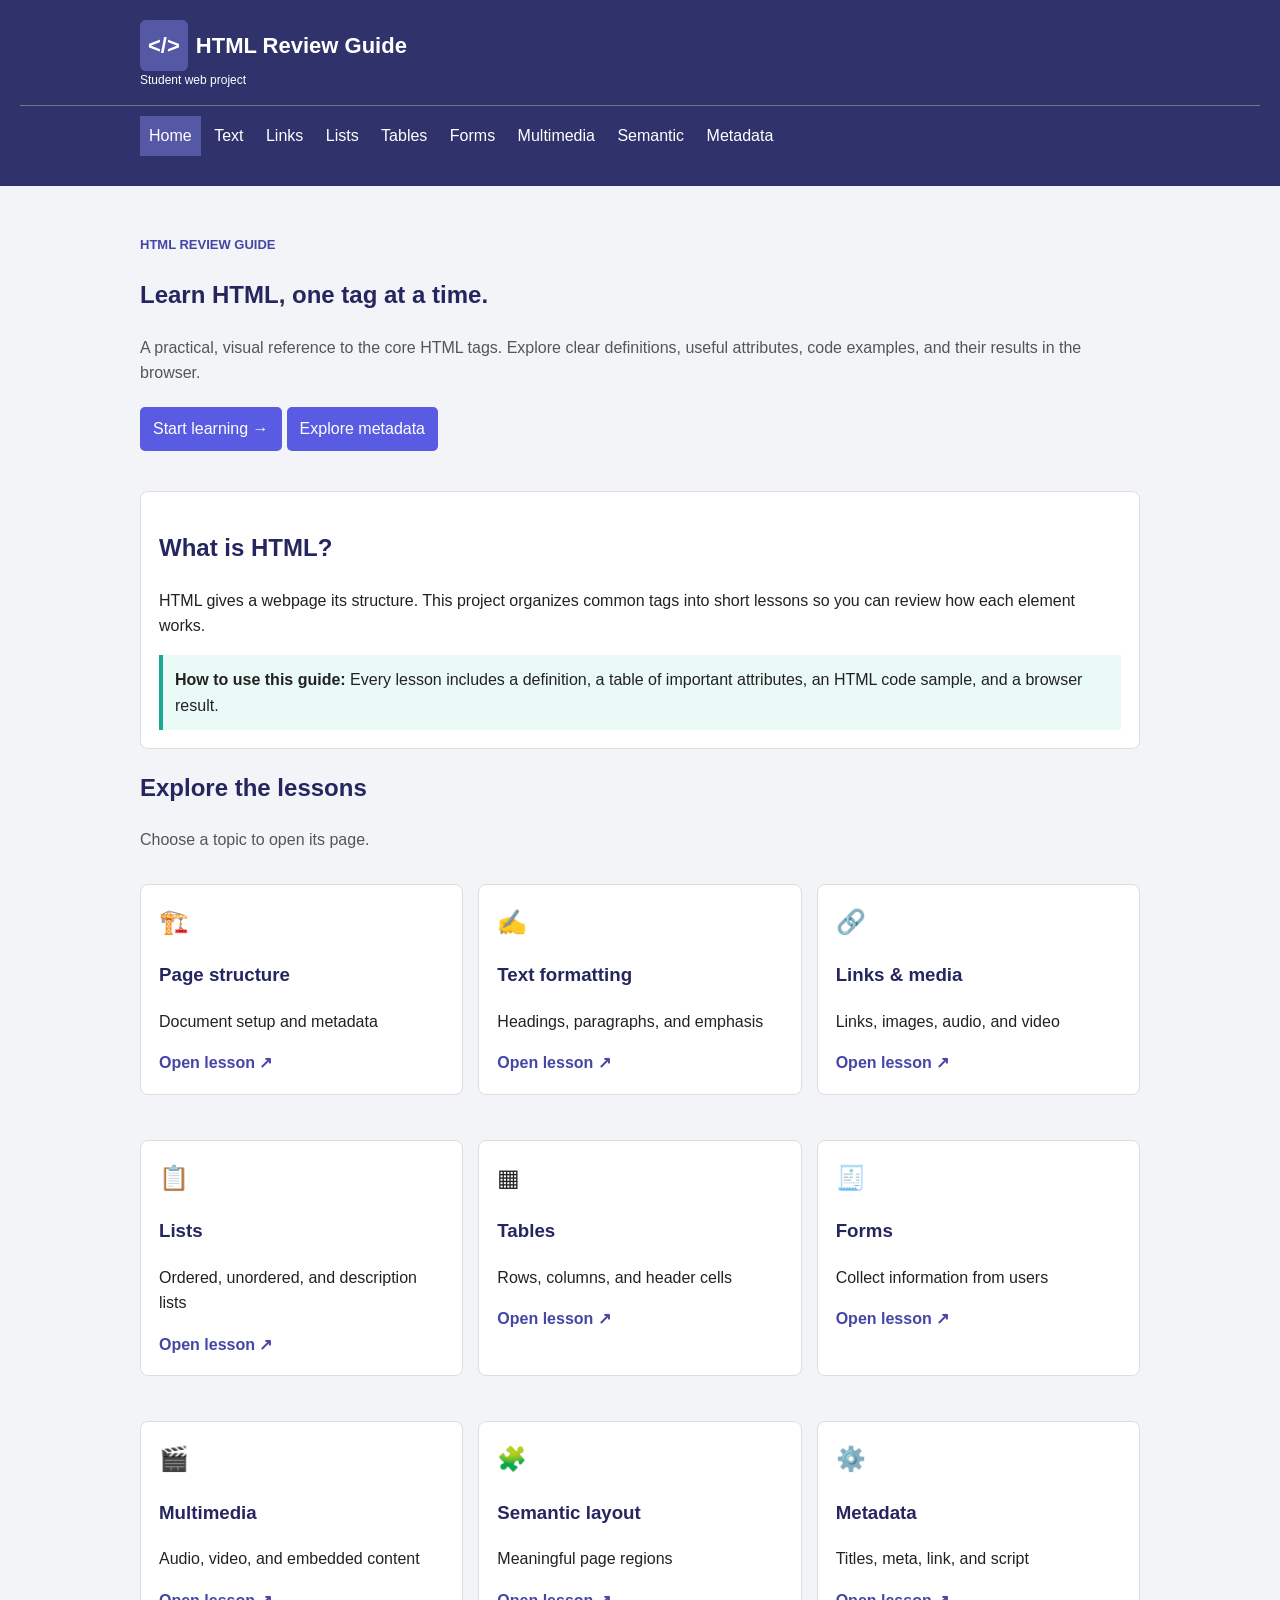
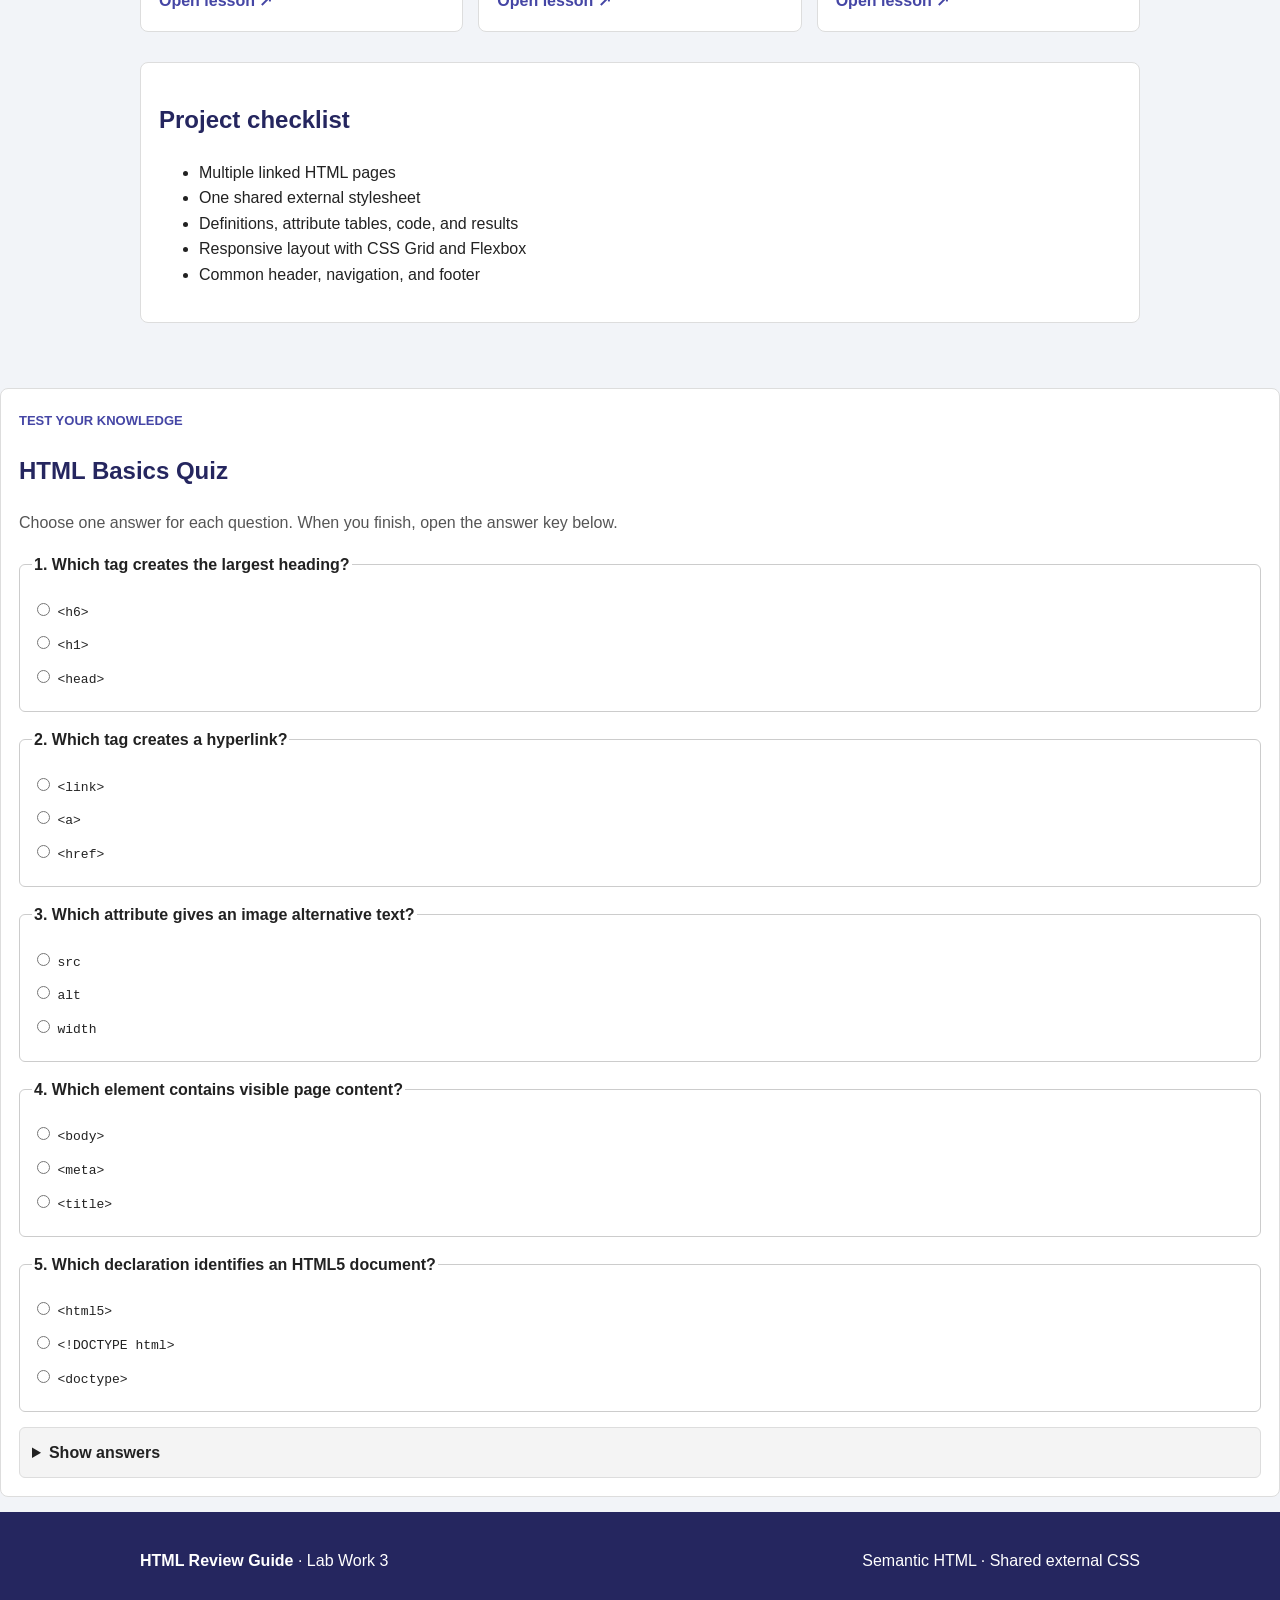
<file: html/index.html>
<!doctype html>
<html lang="en">
<head>
<meta charset="UTF-8">
<meta name="viewport" content="width=device-width, initial-scale=1.0">
<meta name="description" content="A practical guide to HTML tags, attributes, and examples.">
<title>Home & Page Structure | HTML Review Guide</title>
<link rel="stylesheet" href="css/style.css">
</head>
<body>
<header class="site-header"><div class="header-inner"><a class="brand" href="index.html"><span class="brand-mark">&lt;/&gt;</span><span>HTML Review Guide<small>Student web project</small></span></a></div>
<div class="nav-bar"><nav class="nav-inner" aria-label="Main navigation"><a href="index.html" class="active" aria-current="page">Home</a>
<a href="text.html">Text</a>
<a href="links.html">Links</a>
<a href="lists.html">Lists</a>
<a href="tables.html">Tables</a>
<a href="forms.html">Forms</a>
<a href="media.html">Multimedia</a>
<a href="semantic.html">Semantic</a>
<a href="metadata.html">Metadata</a></nav></div></header>
<main><section class="hero"><span class="eyebrow">HTML REVIEW GUIDE</span><h1>Learn HTML, one tag at a time.</h1><p class="lead">A practical, visual reference to the core HTML tags. Explore clear definitions, useful attributes, code examples, and their results in the browser.</p><a class="button" href="text.html">Start learning →</a><a class="button" href="metadata.html">Explore metadata</a></section>
<section class="content-card"><h2>What is HTML?</h2><p>HTML gives a webpage its structure. This project organizes common tags into short lessons so you can review how each element works.</p><div class="callout"><strong>How to use this guide:</strong> Every lesson includes a definition, a table of important attributes, an HTML code sample, and a browser result.</div></section>
<h2>Explore the lessons</h2><p class="muted">Choose a topic to open its page.</p><section class="grid"><a class="card" href="metadata.html"><span class="card-icon">🏗️</span><h3>Page structure</h3><p>Document setup and metadata</p><span class="card-link">Open lesson ↗</span></a><a class="card" href="text.html"><span class="card-icon">✍️</span><h3>Text formatting</h3><p>Headings, paragraphs, and emphasis</p><span class="card-link">Open lesson ↗</span></a><a class="card" href="links.html"><span class="card-icon">🔗</span><h3>Links & media</h3><p>Links, images, audio, and video</p><span class="card-link">Open lesson ↗</span></a><a class="card" href="lists.html"><span class="card-icon">📋</span><h3>Lists</h3><p>Ordered, unordered, and description lists</p><span class="card-link">Open lesson ↗</span></a><a class="card" href="tables.html"><span class="card-icon">▦</span><h3>Tables</h3><p>Rows, columns, and header cells</p><span class="card-link">Open lesson ↗</span></a><a class="card" href="forms.html"><span class="card-icon">🧾</span><h3>Forms</h3><p>Collect information from users</p><span class="card-link">Open lesson ↗</span></a><a class="card" href="media.html"><span class="card-icon">🎬</span><h3>Multimedia</h3><p>Audio, video, and embedded content</p><span class="card-link">Open lesson ↗</span></a><a class="card" href="semantic.html"><span class="card-icon">🧩</span><h3>Semantic layout</h3><p>Meaningful page regions</p><span class="card-link">Open lesson ↗</span></a><a class="card" href="metadata.html"><span class="card-icon">⚙️</span><h3>Metadata</h3><p>Titles, meta, link, and script</p><span class="card-link">Open lesson ↗</span></a></section><section class="content-card"><h2>Project checklist</h2><ul><li>Multiple linked HTML pages</li><li>One shared external stylesheet</li><li>Definitions, attribute tables, code, and results</li><li>Responsive layout with CSS Grid and Flexbox</li><li>Common header, navigation, and footer</li></ul></section></main>

<section class="content-card quiz-section" id="quick-quiz">
  <span class="eyebrow">TEST YOUR KNOWLEDGE</span>
  <h2>HTML Basics Quiz</h2>
  <p class="muted">Choose one answer for each question. When you finish, open the answer key below.</p>
  <form class="quiz-form">
    <fieldset class="quiz-question"><legend><strong>1. Which tag creates the largest heading?</strong></legend>
      <label><input type="radio" name="q1" value="a"> <code>&lt;h6&gt;</code></label>
      <label><input type="radio" name="q1" value="b"> <code>&lt;h1&gt;</code></label>
      <label><input type="radio" name="q1" value="c"> <code>&lt;head&gt;</code></label>
    </fieldset>
    <fieldset class="quiz-question"><legend><strong>2. Which tag creates a hyperlink?</strong></legend>
      <label><input type="radio" name="q2" value="a"> <code>&lt;link&gt;</code></label>
      <label><input type="radio" name="q2" value="b"> <code>&lt;a&gt;</code></label>
      <label><input type="radio" name="q2" value="c"> <code>&lt;href&gt;</code></label>
    </fieldset>
    <fieldset class="quiz-question"><legend><strong>3. Which attribute gives an image alternative text?</strong></legend>
      <label><input type="radio" name="q3" value="a"> <code>src</code></label>
      <label><input type="radio" name="q3" value="b"> <code>alt</code></label>
      <label><input type="radio" name="q3" value="c"> <code>width</code></label>
    </fieldset>
    <fieldset class="quiz-question"><legend><strong>4. Which element contains visible page content?</strong></legend>
      <label><input type="radio" name="q4" value="a"> <code>&lt;body&gt;</code></label>
      <label><input type="radio" name="q4" value="b"> <code>&lt;meta&gt;</code></label>
      <label><input type="radio" name="q4" value="c"> <code>&lt;title&gt;</code></label>
    </fieldset>
    <fieldset class="quiz-question"><legend><strong>5. Which declaration identifies an HTML5 document?</strong></legend>
      <label><input type="radio" name="q5" value="a"> <code>&lt;html5&gt;</code></label>
      <label><input type="radio" name="q5" value="b"> <code>&lt;!DOCTYPE html&gt;</code></label>
      <label><input type="radio" name="q5" value="c"> <code>&lt;doctype&gt;</code></label>
    </fieldset>
  </form>
  <details class="answer-key">
    <summary>Show answers</summary>
    <ol>
      <li>Question 1: <strong>B</strong></li>
      <li>Question 2: <strong>B</strong></li>
      <li>Question 3: <strong>B</strong></li>
      <li>Question 4: <strong>A</strong></li>
      <li>Question 5: <strong>B</strong></li>
    </ol>
  </details>
</section>
<footer class="site-footer"><div class="footer-inner"><p><strong>HTML Review Guide</strong> · Lab Work 3</p><p>Semantic HTML · Shared external CSS</p></div></footer>
</body></html>
</file>
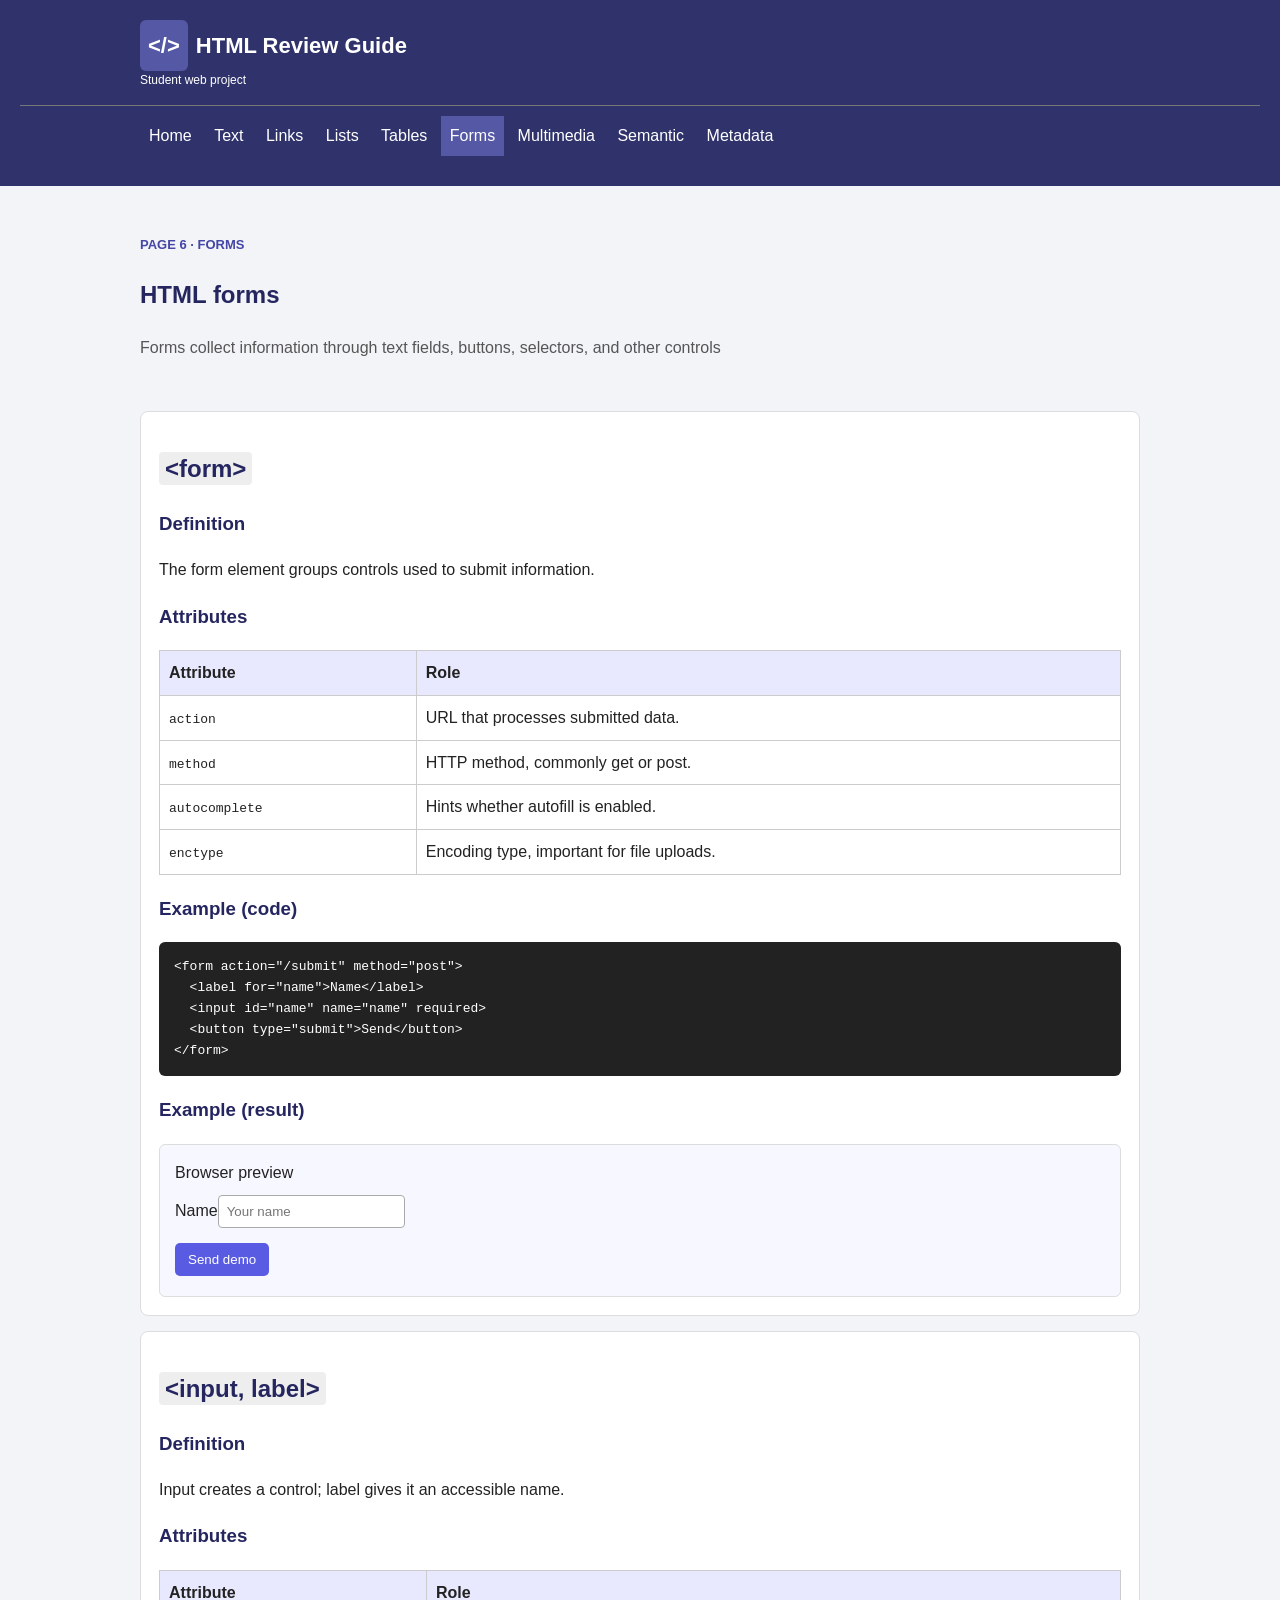
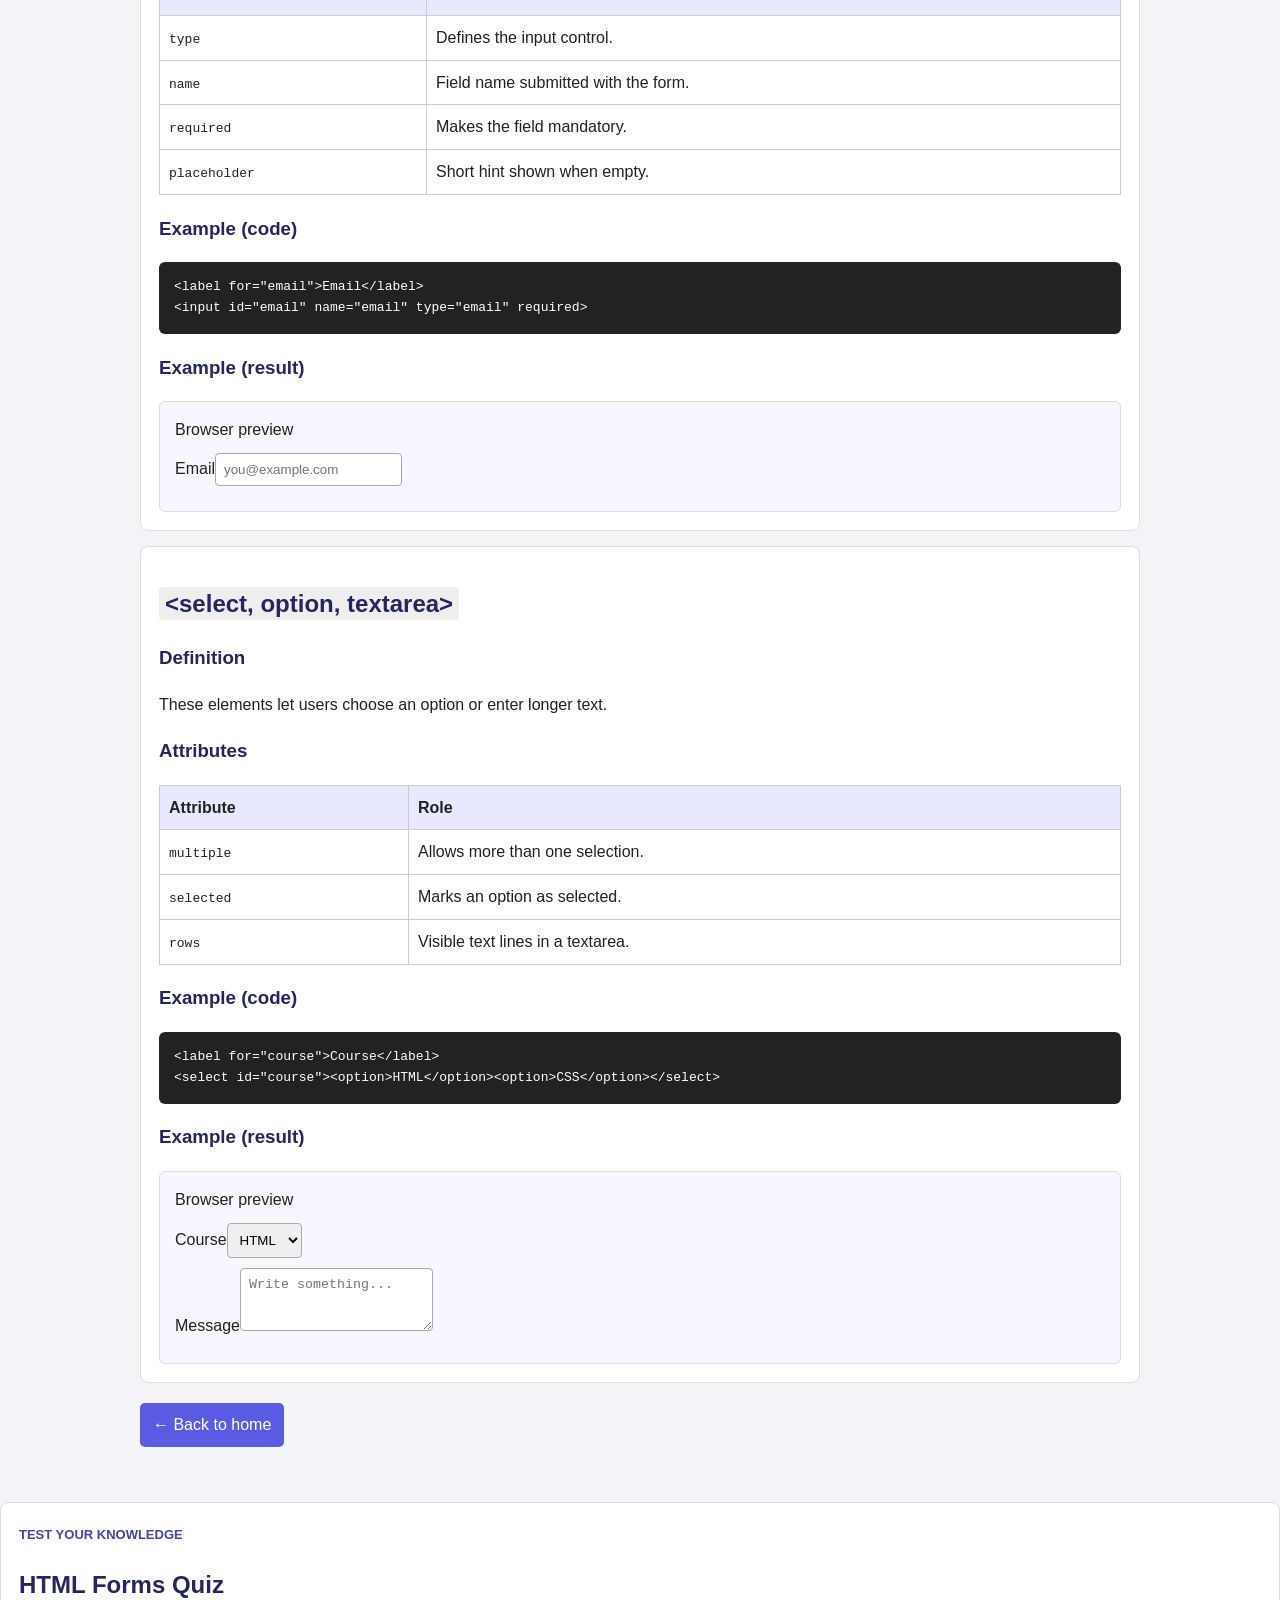
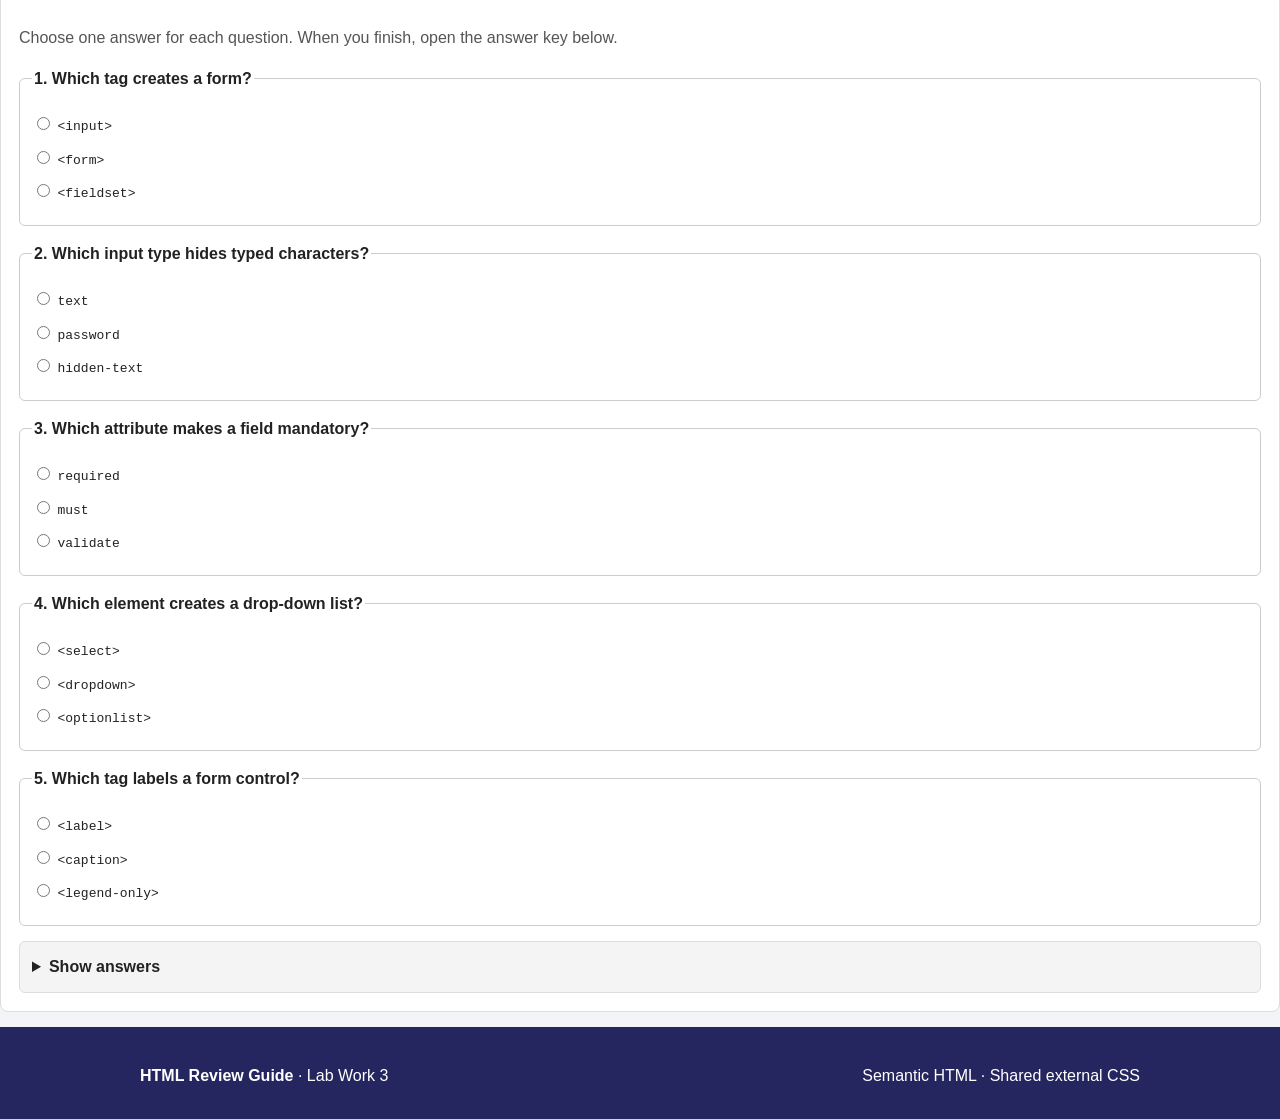
<file: html/forms.html>
<!doctype html>
<html lang="en">
<head>
<meta charset="UTF-8">
<meta name="viewport" content="width=device-width, initial-scale=1.0">
<meta name="description" content="A practical guide to HTML tags, attributes, and examples.">
<title>HTML forms | HTML Review Guide</title>
<link rel="stylesheet" href="css/style.css">
</head>
<body>
<header class="site-header"><div class="header-inner"><a class="brand" href="index.html"><span class="brand-mark">&lt;/&gt;</span><span>HTML Review Guide<small>Student web project</small></span></a></div>
<div class="nav-bar"><nav class="nav-inner" aria-label="Main navigation"><a href="index.html">Home</a>
<a href="text.html">Text</a>
<a href="links.html">Links</a>
<a href="lists.html">Lists</a>
<a href="tables.html">Tables</a>
<a href="forms.html" class="active" aria-current="page">Forms</a>
<a href="media.html">Multimedia</a>
<a href="semantic.html">Semantic</a>
<a href="metadata.html">Metadata</a></nav></div></header>
<main><section class="hero"><span class="eyebrow">PAGE 6 · FORMS</span><h1>HTML forms</h1><p class="lead">Forms collect information through text fields, buttons, selectors, and other controls</p></section><section class="content-card"><h2><span class="tag-pill">&lt;form&gt;</span></h2><h3>Definition</h3><p>The form element groups controls used to submit information.</p><h3>Attributes</h3><table class="attribute-table"><thead><tr><th>Attribute</th><th>Role</th></tr></thead><tbody><tr><td><code>action</code></td><td>URL that processes submitted data.</td></tr><tr><td><code>method</code></td><td>HTTP method, commonly get or post.</td></tr><tr><td><code>autocomplete</code></td><td>Hints whether autofill is enabled.</td></tr><tr><td><code>enctype</code></td><td>Encoding type, important for file uploads.</td></tr></tbody></table><h3>Example (code)</h3><pre><code>&lt;form action=&quot;/submit&quot; method=&quot;post&quot;&gt;
  &lt;label for=&quot;name&quot;&gt;Name&lt;/label&gt;
  &lt;input id=&quot;name&quot; name=&quot;name&quot; required&gt;
  &lt;button type=&quot;submit&quot;&gt;Send&lt;/button&gt;
&lt;/form&gt;</code></pre><h3>Example (result)</h3><div class="result-box"><div class="result-label">Browser preview</div><form class="form-demo" onsubmit="event.preventDefault(); alert(&quot;Demo form submitted!&quot;)"><label for="demo-name">Name<input id="demo-name" name="name" placeholder="Your name" required></label><button class="demo-button" type="submit">Send demo</button></form></div></section><section class="content-card"><h2><span class="tag-pill">&lt;input, label&gt;</span></h2><h3>Definition</h3><p>Input creates a control; label gives it an accessible name.</p><h3>Attributes</h3><table class="attribute-table"><thead><tr><th>Attribute</th><th>Role</th></tr></thead><tbody><tr><td><code>type</code></td><td>Defines the input control.</td></tr><tr><td><code>name</code></td><td>Field name submitted with the form.</td></tr><tr><td><code>required</code></td><td>Makes the field mandatory.</td></tr><tr><td><code>placeholder</code></td><td>Short hint shown when empty.</td></tr></tbody></table><h3>Example (code)</h3><pre><code>&lt;label for=&quot;email&quot;&gt;Email&lt;/label&gt;
&lt;input id=&quot;email&quot; name=&quot;email&quot; type=&quot;email&quot; required&gt;</code></pre><h3>Example (result)</h3><div class="result-box"><div class="result-label">Browser preview</div><form class="form-demo"><label for="demo-email">Email<input id="demo-email" type="email" placeholder="you@example.com"></label></form></div></section><section class="content-card"><h2><span class="tag-pill">&lt;select, option, textarea&gt;</span></h2><h3>Definition</h3><p>These elements let users choose an option or enter longer text.</p><h3>Attributes</h3><table class="attribute-table"><thead><tr><th>Attribute</th><th>Role</th></tr></thead><tbody><tr><td><code>multiple</code></td><td>Allows more than one selection.</td></tr><tr><td><code>selected</code></td><td>Marks an option as selected.</td></tr><tr><td><code>rows</code></td><td>Visible text lines in a textarea.</td></tr></tbody></table><h3>Example (code)</h3><pre><code>&lt;label for=&quot;course&quot;&gt;Course&lt;/label&gt;
&lt;select id=&quot;course&quot;&gt;&lt;option&gt;HTML&lt;/option&gt;&lt;option&gt;CSS&lt;/option&gt;&lt;/select&gt;</code></pre><h3>Example (result)</h3><div class="result-box"><div class="result-label">Browser preview</div><form class="form-demo"><label for="demo-course">Course<select id="demo-course"><option>HTML</option><option>CSS</option></select></label><label for="demo-message">Message<textarea id="demo-message" rows="3" placeholder="Write something..."></textarea></label></form></div></section><a class="button" href="index.html">← Back to home</a></main>
<section class="content-card quiz-section" id="quick-quiz">
  <span class="eyebrow">TEST YOUR KNOWLEDGE</span>
  <h2>HTML Forms Quiz</h2>
  <p class="muted">Choose one answer for each question. When you finish, open the answer key below.</p>
  <form class="quiz-form">
    <fieldset class="quiz-question"><legend><strong>1. Which tag creates a form?</strong></legend>
      <label><input type="radio" name="q1" value="a"> <code>&lt;input&gt;</code></label>
      <label><input type="radio" name="q1" value="b"> <code>&lt;form&gt;</code></label>
      <label><input type="radio" name="q1" value="c"> <code>&lt;fieldset&gt;</code></label>
    </fieldset>
    <fieldset class="quiz-question"><legend><strong>2. Which input type hides typed characters?</strong></legend>
      <label><input type="radio" name="q2" value="a"> <code>text</code></label>
      <label><input type="radio" name="q2" value="b"> <code>password</code></label>
      <label><input type="radio" name="q2" value="c"> <code>hidden-text</code></label>
    </fieldset>
    <fieldset class="quiz-question"><legend><strong>3. Which attribute makes a field mandatory?</strong></legend>
      <label><input type="radio" name="q3" value="a"> <code>required</code></label>
      <label><input type="radio" name="q3" value="b"> <code>must</code></label>
      <label><input type="radio" name="q3" value="c"> <code>validate</code></label>
    </fieldset>
    <fieldset class="quiz-question"><legend><strong>4. Which element creates a drop-down list?</strong></legend>
      <label><input type="radio" name="q4" value="a"> <code>&lt;select&gt;</code></label>
      <label><input type="radio" name="q4" value="b"> <code>&lt;dropdown&gt;</code></label>
      <label><input type="radio" name="q4" value="c"> <code>&lt;optionlist&gt;</code></label>
    </fieldset>
    <fieldset class="quiz-question"><legend><strong>5. Which tag labels a form control?</strong></legend>
      <label><input type="radio" name="q5" value="a"> <code>&lt;label&gt;</code></label>
      <label><input type="radio" name="q5" value="b"> <code>&lt;caption&gt;</code></label>
      <label><input type="radio" name="q5" value="c"> <code>&lt;legend-only&gt;</code></label>
    </fieldset>
  </form>
  <details class="answer-key">
    <summary>Show answers</summary>
    <ol>
      <li>Question 1: <strong>B</strong></li>
      <li>Question 2: <strong>B</strong></li>
      <li>Question 3: <strong>A</strong></li>
      <li>Question 4: <strong>A</strong></li>
      <li>Question 5: <strong>A</strong></li>
    </ol>
  </details>
</section>
<footer class="site-footer"><div class="footer-inner"><p><strong>HTML Review Guide</strong> · Lab Work 3</p><p>Semantic HTML · Shared external CSS</p></div></footer>
</body></html>
</file>
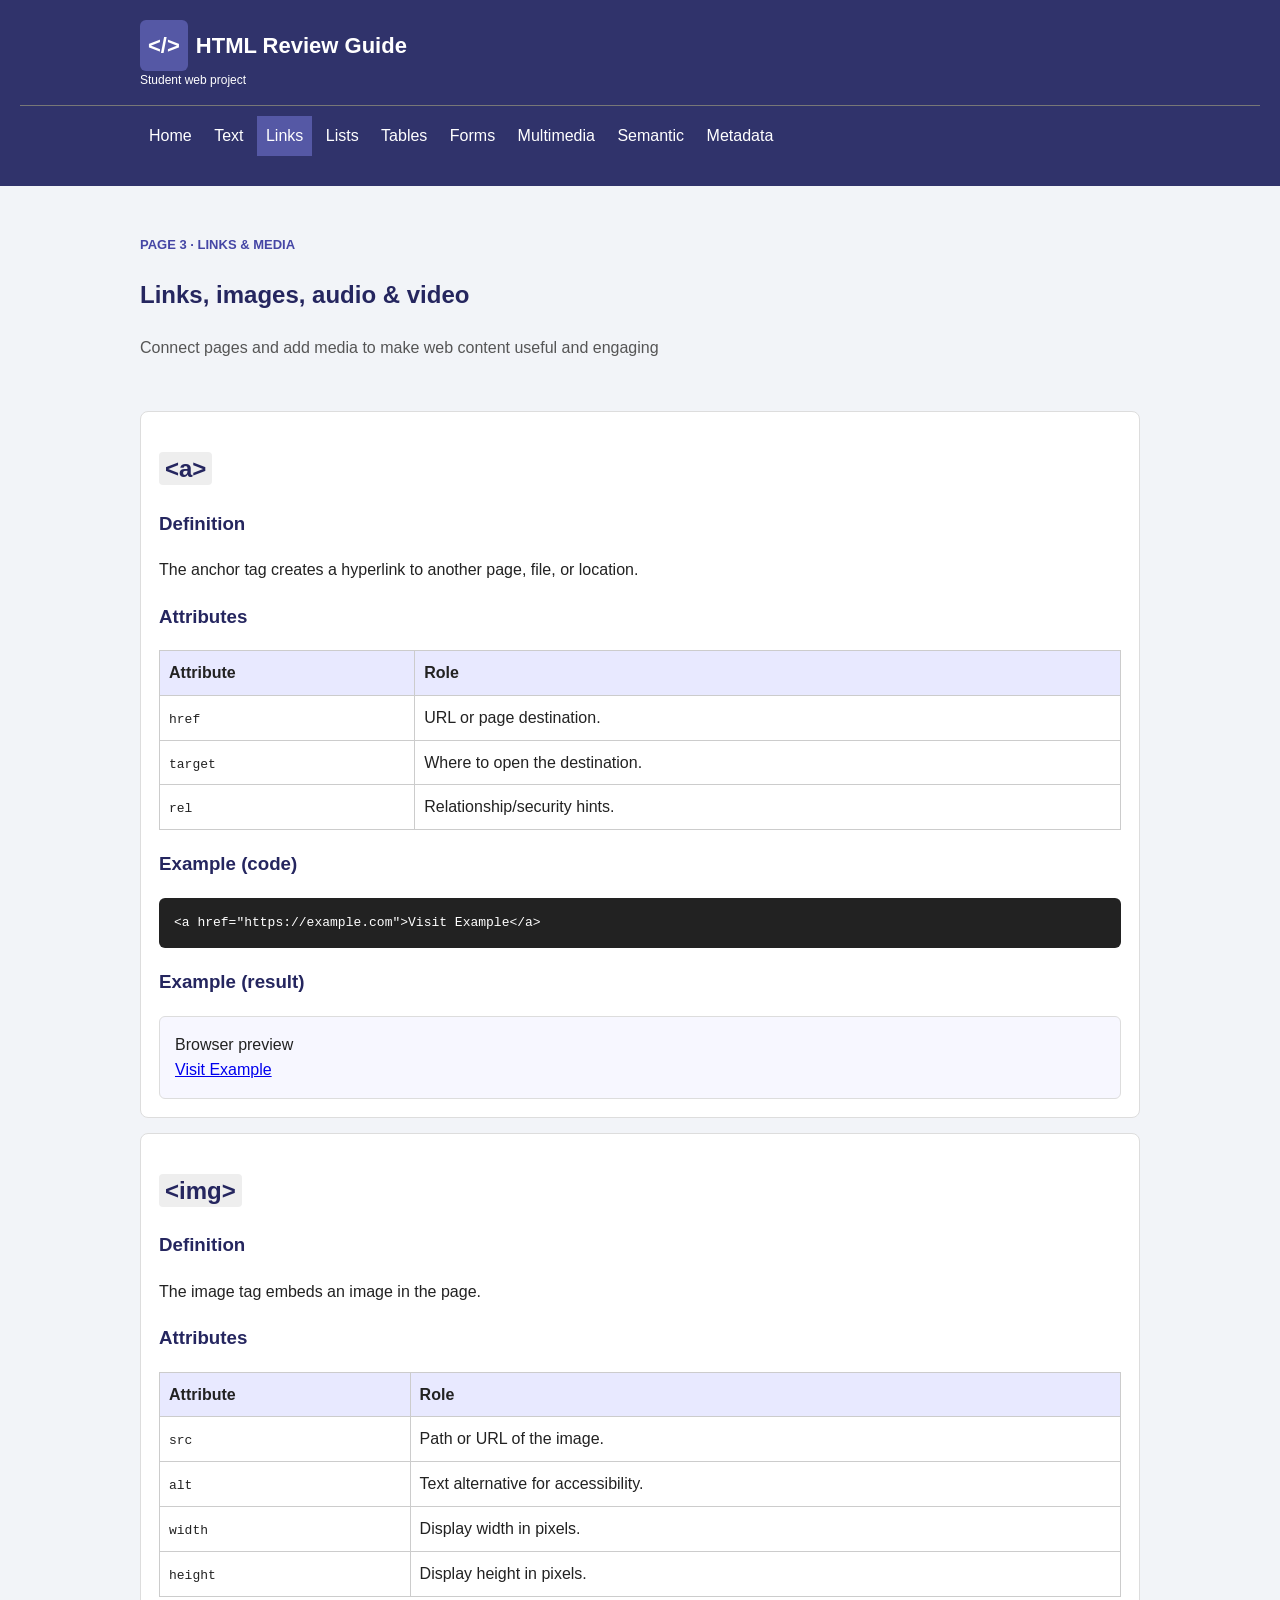
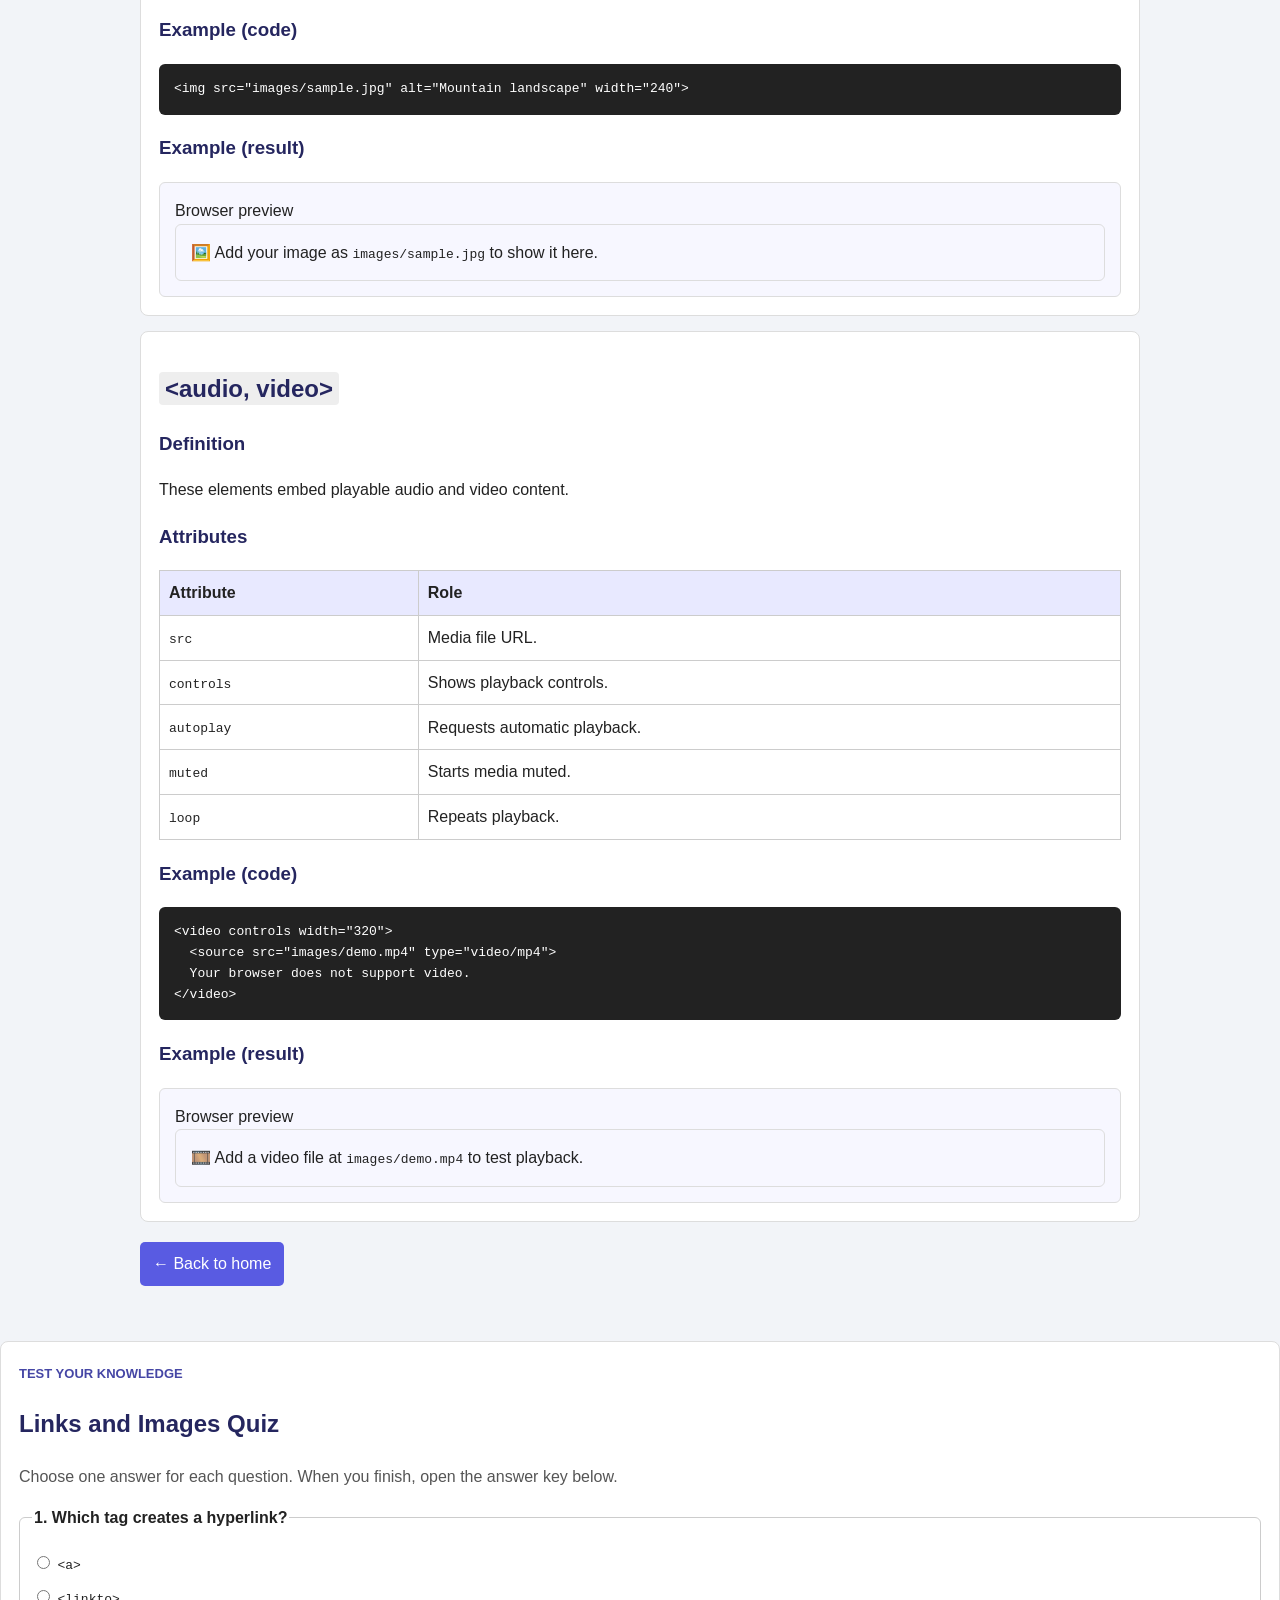
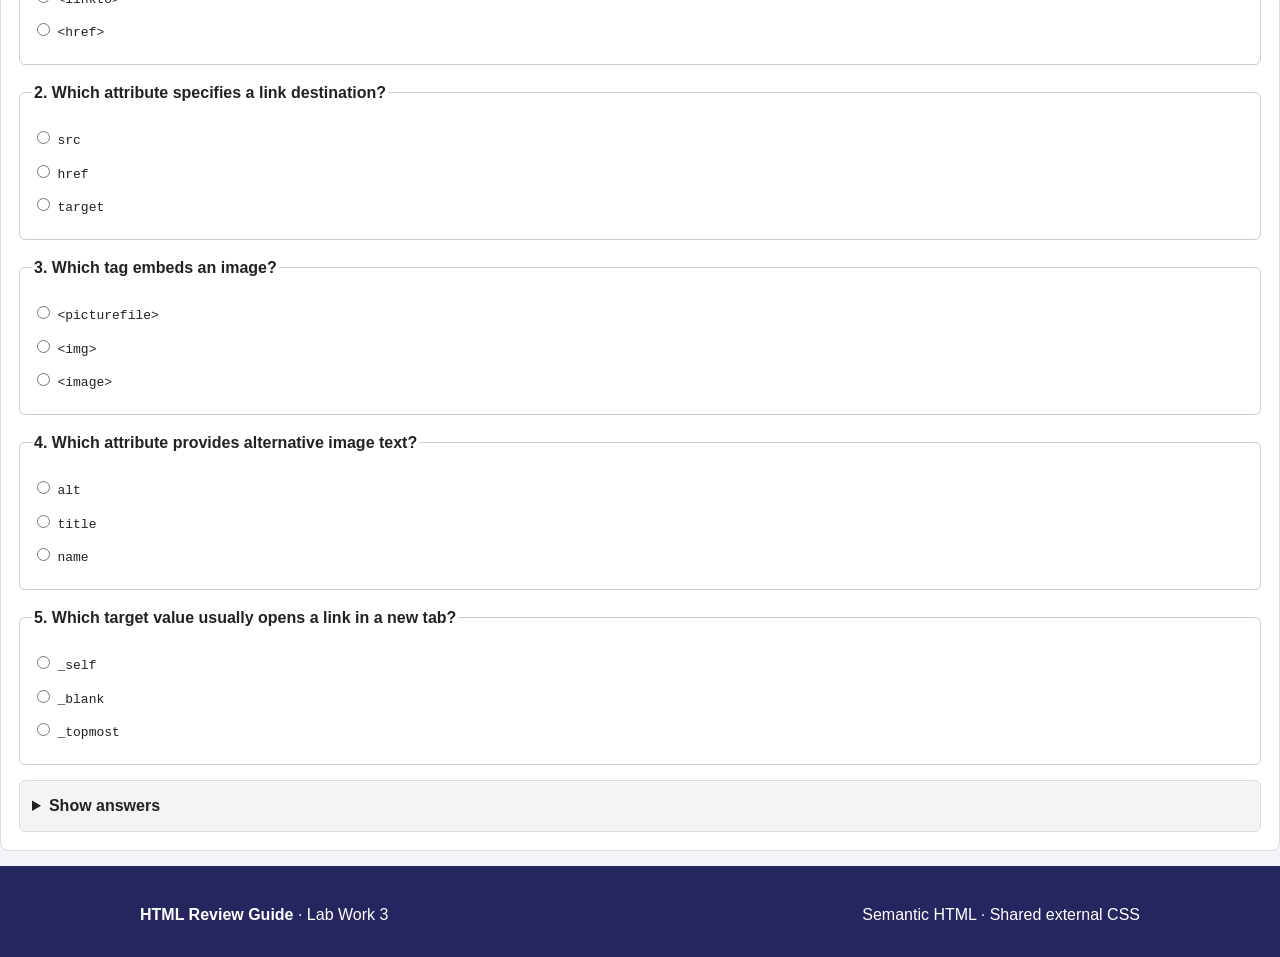
<file: html/links.html>
<!doctype html>
<html lang="en">
<head>
<meta charset="UTF-8">
<meta name="viewport" content="width=device-width, initial-scale=1.0">
<meta name="description" content="A practical guide to HTML tags, attributes, and examples.">
<title>Links, images, audio & video | HTML Review Guide</title>
<link rel="stylesheet" href="css/style.css">
</head>
<body>
<header class="site-header"><div class="header-inner"><a class="brand" href="index.html"><span class="brand-mark">&lt;/&gt;</span><span>HTML Review Guide<small>Student web project</small></span></a></div>
<div class="nav-bar"><nav class="nav-inner" aria-label="Main navigation"><a href="index.html">Home</a>
<a href="text.html">Text</a>
<a href="links.html" class="active" aria-current="page">Links</a>
<a href="lists.html">Lists</a>
<a href="tables.html">Tables</a>
<a href="forms.html">Forms</a>
<a href="media.html">Multimedia</a>
<a href="semantic.html">Semantic</a>
<a href="metadata.html">Metadata</a></nav></div></header>
<main><section class="hero"><span class="eyebrow">PAGE 3 · LINKS & MEDIA</span><h1>Links, images, audio & video</h1><p class="lead">Connect pages and add media to make web content useful and engaging</p></section><section class="content-card"><h2><span class="tag-pill">&lt;a&gt;</span></h2><h3>Definition</h3><p>The anchor tag creates a hyperlink to another page, file, or location.</p><h3>Attributes</h3><table class="attribute-table"><thead><tr><th>Attribute</th><th>Role</th></tr></thead><tbody><tr><td><code>href</code></td><td>URL or page destination.</td></tr><tr><td><code>target</code></td><td>Where to open the destination.</td></tr><tr><td><code>rel</code></td><td>Relationship/security hints.</td></tr></tbody></table><h3>Example (code)</h3><pre><code>&lt;a href=&quot;https://example.com&quot;&gt;Visit Example&lt;/a&gt;</code></pre><h3>Example (result)</h3><div class="result-box"><div class="result-label">Browser preview</div><a href="https://example.com">Visit Example</a></div></section><section class="content-card"><h2><span class="tag-pill">&lt;img&gt;</span></h2><h3>Definition</h3><p>The image tag embeds an image in the page.</p><h3>Attributes</h3><table class="attribute-table"><thead><tr><th>Attribute</th><th>Role</th></tr></thead><tbody><tr><td><code>src</code></td><td>Path or URL of the image.</td></tr><tr><td><code>alt</code></td><td>Text alternative for accessibility.</td></tr><tr><td><code>width</code></td><td>Display width in pixels.</td></tr><tr><td><code>height</code></td><td>Display height in pixels.</td></tr></tbody></table><h3>Example (code)</h3><pre><code>&lt;img src=&quot;images/sample.jpg&quot; alt=&quot;Mountain landscape&quot; width=&quot;240&quot;&gt;</code></pre><h3>Example (result)</h3><div class="result-box"><div class="result-label">Browser preview</div><div class="media-demo">🖼️ Add your image as <code>images/sample.jpg</code> to show it here.</div></div></section><section class="content-card"><h2><span class="tag-pill">&lt;audio, video&gt;</span></h2><h3>Definition</h3><p>These elements embed playable audio and video content.</p><h3>Attributes</h3><table class="attribute-table"><thead><tr><th>Attribute</th><th>Role</th></tr></thead><tbody><tr><td><code>src</code></td><td>Media file URL.</td></tr><tr><td><code>controls</code></td><td>Shows playback controls.</td></tr><tr><td><code>autoplay</code></td><td>Requests automatic playback.</td></tr><tr><td><code>muted</code></td><td>Starts media muted.</td></tr><tr><td><code>loop</code></td><td>Repeats playback.</td></tr></tbody></table><h3>Example (code)</h3><pre><code>&lt;video controls width=&quot;320&quot;&gt;
  &lt;source src=&quot;images/demo.mp4&quot; type=&quot;video/mp4&quot;&gt;
  Your browser does not support video.
&lt;/video&gt;</code></pre><h3>Example (result)</h3><div class="result-box"><div class="result-label">Browser preview</div><div class="media-demo">🎞️ Add a video file at <code>images/demo.mp4</code> to test playback.</div></div></section><a class="button" href="index.html">← Back to home</a></main>
<section class="content-card quiz-section" id="quick-quiz">
  <span class="eyebrow">TEST YOUR KNOWLEDGE</span>
  <h2>Links and Images Quiz</h2>
  <p class="muted">Choose one answer for each question. When you finish, open the answer key below.</p>
  <form class="quiz-form">
    <fieldset class="quiz-question"><legend><strong>1. Which tag creates a hyperlink?</strong></legend>
      <label><input type="radio" name="q1" value="a"> <code>&lt;a&gt;</code></label>
      <label><input type="radio" name="q1" value="b"> <code>&lt;linkto&gt;</code></label>
      <label><input type="radio" name="q1" value="c"> <code>&lt;href&gt;</code></label>
    </fieldset>
    <fieldset class="quiz-question"><legend><strong>2. Which attribute specifies a link destination?</strong></legend>
      <label><input type="radio" name="q2" value="a"> <code>src</code></label>
      <label><input type="radio" name="q2" value="b"> <code>href</code></label>
      <label><input type="radio" name="q2" value="c"> <code>target</code></label>
    </fieldset>
    <fieldset class="quiz-question"><legend><strong>3. Which tag embeds an image?</strong></legend>
      <label><input type="radio" name="q3" value="a"> <code>&lt;picturefile&gt;</code></label>
      <label><input type="radio" name="q3" value="b"> <code>&lt;img&gt;</code></label>
      <label><input type="radio" name="q3" value="c"> <code>&lt;image&gt;</code></label>
    </fieldset>
    <fieldset class="quiz-question"><legend><strong>4. Which attribute provides alternative image text?</strong></legend>
      <label><input type="radio" name="q4" value="a"> <code>alt</code></label>
      <label><input type="radio" name="q4" value="b"> <code>title</code></label>
      <label><input type="radio" name="q4" value="c"> <code>name</code></label>
    </fieldset>
    <fieldset class="quiz-question"><legend><strong>5. Which target value usually opens a link in a new tab?</strong></legend>
      <label><input type="radio" name="q5" value="a"> <code>_self</code></label>
      <label><input type="radio" name="q5" value="b"> <code>_blank</code></label>
      <label><input type="radio" name="q5" value="c"> <code>_topmost</code></label>
    </fieldset>
  </form>
  <details class="answer-key">
    <summary>Show answers</summary>
    <ol>
      <li>Question 1: <strong>A</strong></li>
      <li>Question 2: <strong>B</strong></li>
      <li>Question 3: <strong>B</strong></li>
      <li>Question 4: <strong>A</strong></li>
      <li>Question 5: <strong>B</strong></li>
    </ol>
  </details>
</section>
<footer class="site-footer"><div class="footer-inner"><p><strong>HTML Review Guide</strong> · Lab Work 3</p><p>Semantic HTML · Shared external CSS</p></div></footer>
</body></html>
</file>
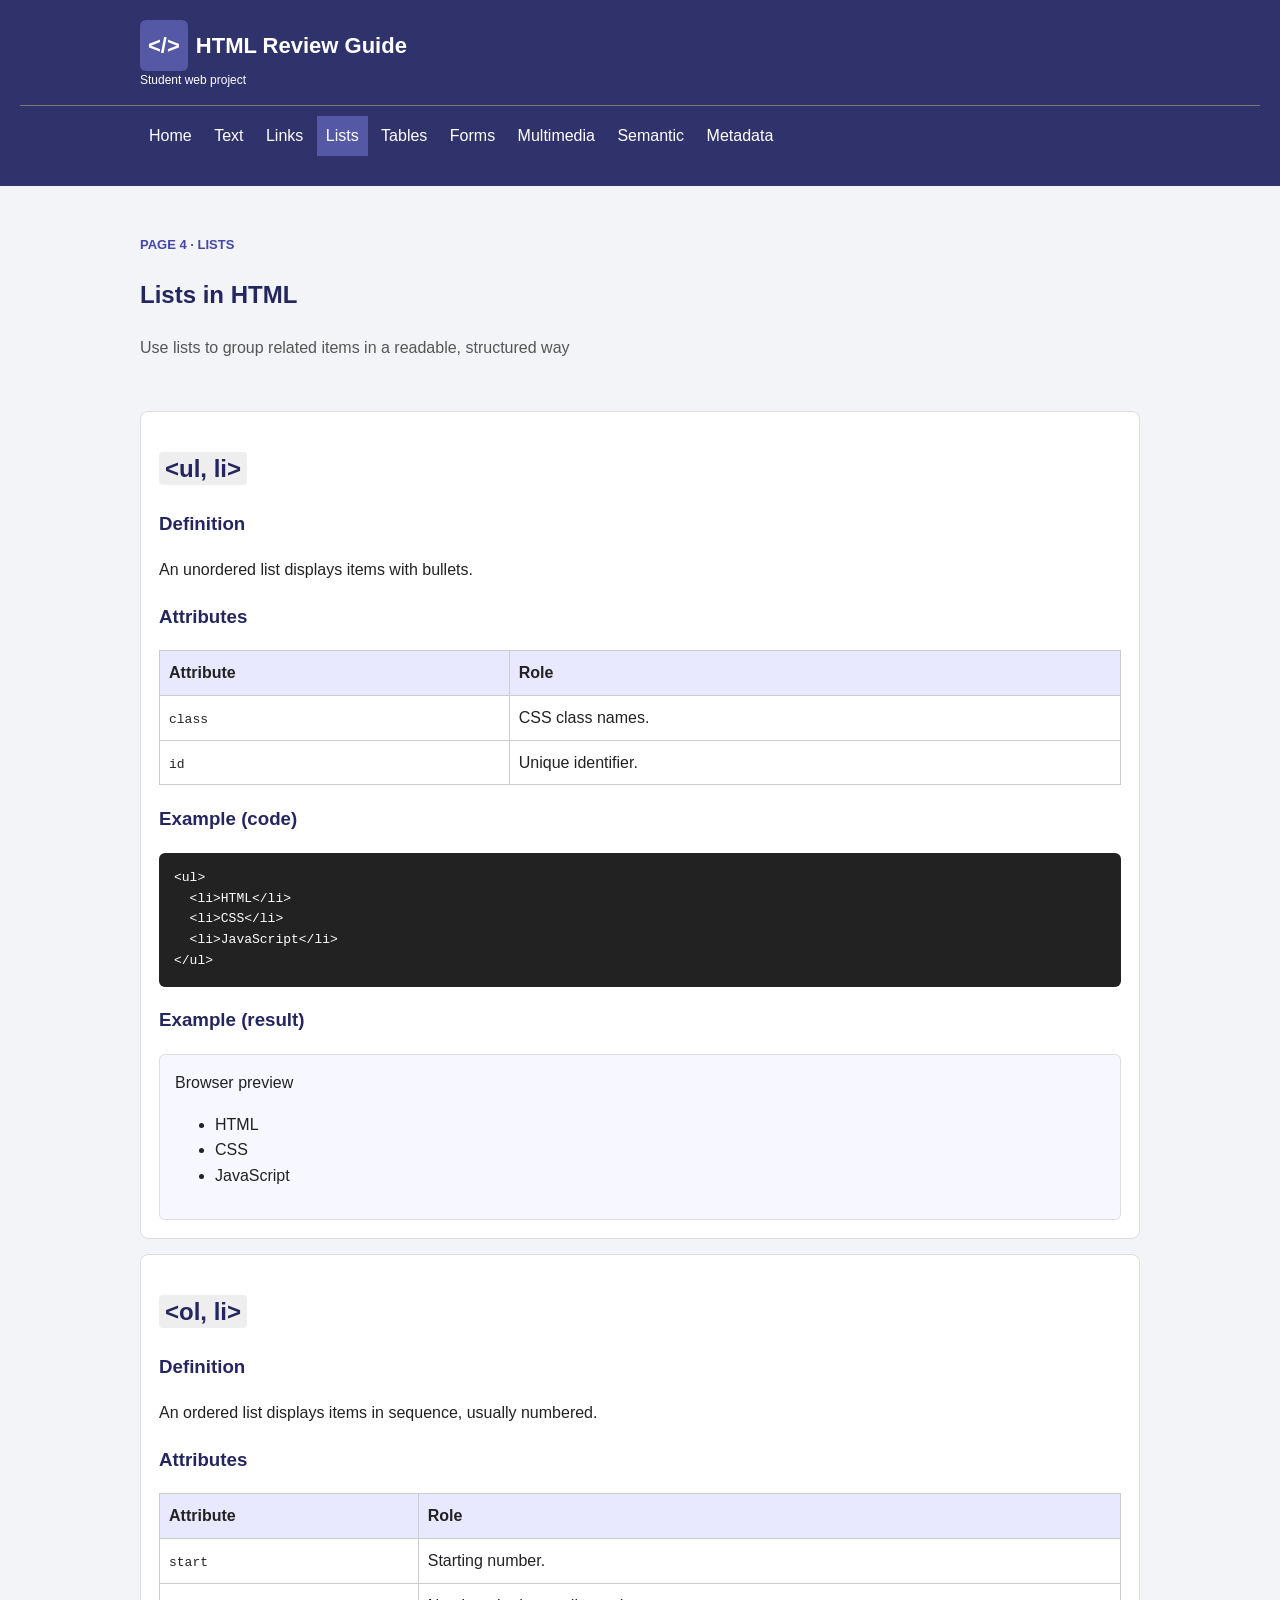
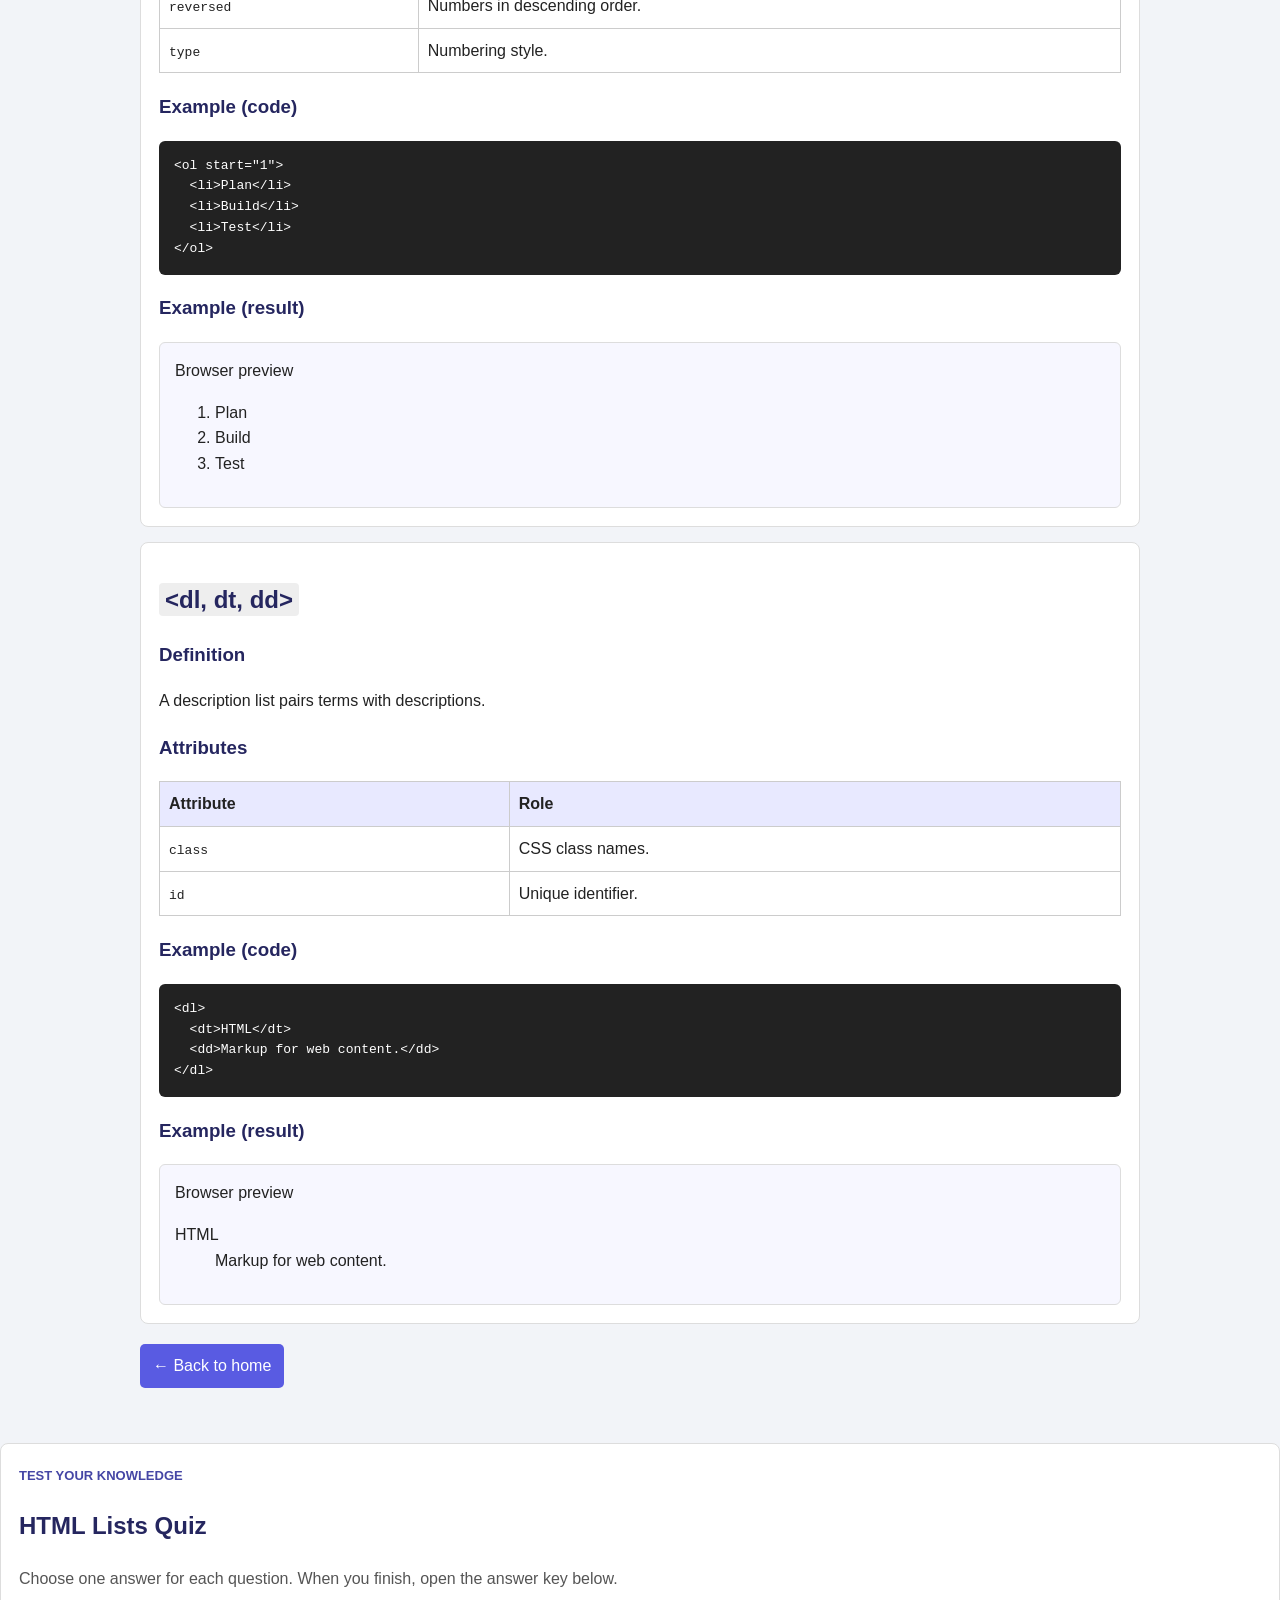
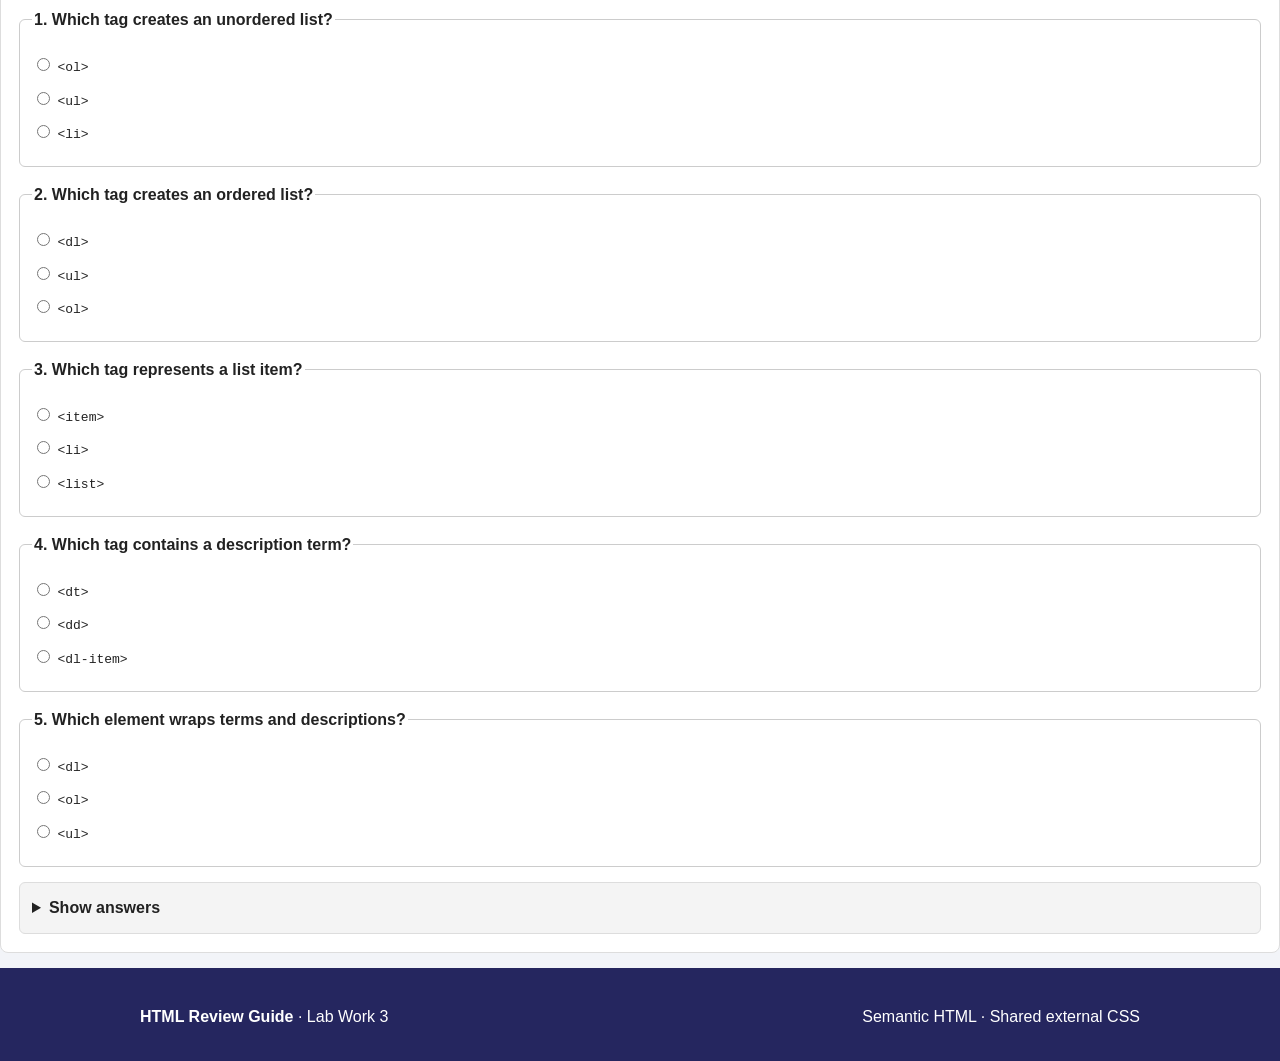
<file: html/lists.html>
<!doctype html>
<html lang="en">
<head>
<meta charset="UTF-8">
<meta name="viewport" content="width=device-width, initial-scale=1.0">
<meta name="description" content="A practical guide to HTML tags, attributes, and examples.">
<title>Lists in HTML | HTML Review Guide</title>
<link rel="stylesheet" href="css/style.css">
</head>
<body>
<header class="site-header"><div class="header-inner"><a class="brand" href="index.html"><span class="brand-mark">&lt;/&gt;</span><span>HTML Review Guide<small>Student web project</small></span></a></div>
<div class="nav-bar"><nav class="nav-inner" aria-label="Main navigation"><a href="index.html">Home</a>
<a href="text.html">Text</a>
<a href="links.html">Links</a>
<a href="lists.html" class="active" aria-current="page">Lists</a>
<a href="tables.html">Tables</a>
<a href="forms.html">Forms</a>
<a href="media.html">Multimedia</a>
<a href="semantic.html">Semantic</a>
<a href="metadata.html">Metadata</a></nav></div></header>
<main><section class="hero"><span class="eyebrow">PAGE 4 · LISTS</span><h1>Lists in HTML</h1><p class="lead">Use lists to group related items in a readable, structured way</p></section><section class="content-card"><h2><span class="tag-pill">&lt;ul, li&gt;</span></h2><h3>Definition</h3><p>An unordered list displays items with bullets.</p><h3>Attributes</h3><table class="attribute-table"><thead><tr><th>Attribute</th><th>Role</th></tr></thead><tbody><tr><td><code>class</code></td><td>CSS class names.</td></tr><tr><td><code>id</code></td><td>Unique identifier.</td></tr></tbody></table><h3>Example (code)</h3><pre><code>&lt;ul&gt;
  &lt;li&gt;HTML&lt;/li&gt;
  &lt;li&gt;CSS&lt;/li&gt;
  &lt;li&gt;JavaScript&lt;/li&gt;
&lt;/ul&gt;</code></pre><h3>Example (result)</h3><div class="result-box"><div class="result-label">Browser preview</div><ul><li>HTML</li><li>CSS</li><li>JavaScript</li></ul></div></section><section class="content-card"><h2><span class="tag-pill">&lt;ol, li&gt;</span></h2><h3>Definition</h3><p>An ordered list displays items in sequence, usually numbered.</p><h3>Attributes</h3><table class="attribute-table"><thead><tr><th>Attribute</th><th>Role</th></tr></thead><tbody><tr><td><code>start</code></td><td>Starting number.</td></tr><tr><td><code>reversed</code></td><td>Numbers in descending order.</td></tr><tr><td><code>type</code></td><td>Numbering style.</td></tr></tbody></table><h3>Example (code)</h3><pre><code>&lt;ol start=&quot;1&quot;&gt;
  &lt;li&gt;Plan&lt;/li&gt;
  &lt;li&gt;Build&lt;/li&gt;
  &lt;li&gt;Test&lt;/li&gt;
&lt;/ol&gt;</code></pre><h3>Example (result)</h3><div class="result-box"><div class="result-label">Browser preview</div><ol><li>Plan</li><li>Build</li><li>Test</li></ol></div></section><section class="content-card"><h2><span class="tag-pill">&lt;dl, dt, dd&gt;</span></h2><h3>Definition</h3><p>A description list pairs terms with descriptions.</p><h3>Attributes</h3><table class="attribute-table"><thead><tr><th>Attribute</th><th>Role</th></tr></thead><tbody><tr><td><code>class</code></td><td>CSS class names.</td></tr><tr><td><code>id</code></td><td>Unique identifier.</td></tr></tbody></table><h3>Example (code)</h3><pre><code>&lt;dl&gt;
  &lt;dt&gt;HTML&lt;/dt&gt;
  &lt;dd&gt;Markup for web content.&lt;/dd&gt;
&lt;/dl&gt;</code></pre><h3>Example (result)</h3><div class="result-box"><div class="result-label">Browser preview</div><dl><dt>HTML</dt><dd>Markup for web content.</dd></dl></div></section><a class="button" href="index.html">← Back to home</a></main>
<section class="content-card quiz-section" id="quick-quiz">
  <span class="eyebrow">TEST YOUR KNOWLEDGE</span>
  <h2>HTML Lists Quiz</h2>
  <p class="muted">Choose one answer for each question. When you finish, open the answer key below.</p>
  <form class="quiz-form">
    <fieldset class="quiz-question"><legend><strong>1. Which tag creates an unordered list?</strong></legend>
      <label><input type="radio" name="q1" value="a"> <code>&lt;ol&gt;</code></label>
      <label><input type="radio" name="q1" value="b"> <code>&lt;ul&gt;</code></label>
      <label><input type="radio" name="q1" value="c"> <code>&lt;li&gt;</code></label>
    </fieldset>
    <fieldset class="quiz-question"><legend><strong>2. Which tag creates an ordered list?</strong></legend>
      <label><input type="radio" name="q2" value="a"> <code>&lt;dl&gt;</code></label>
      <label><input type="radio" name="q2" value="b"> <code>&lt;ul&gt;</code></label>
      <label><input type="radio" name="q2" value="c"> <code>&lt;ol&gt;</code></label>
    </fieldset>
    <fieldset class="quiz-question"><legend><strong>3. Which tag represents a list item?</strong></legend>
      <label><input type="radio" name="q3" value="a"> <code>&lt;item&gt;</code></label>
      <label><input type="radio" name="q3" value="b"> <code>&lt;li&gt;</code></label>
      <label><input type="radio" name="q3" value="c"> <code>&lt;list&gt;</code></label>
    </fieldset>
    <fieldset class="quiz-question"><legend><strong>4. Which tag contains a description term?</strong></legend>
      <label><input type="radio" name="q4" value="a"> <code>&lt;dt&gt;</code></label>
      <label><input type="radio" name="q4" value="b"> <code>&lt;dd&gt;</code></label>
      <label><input type="radio" name="q4" value="c"> <code>&lt;dl-item&gt;</code></label>
    </fieldset>
    <fieldset class="quiz-question"><legend><strong>5. Which element wraps terms and descriptions?</strong></legend>
      <label><input type="radio" name="q5" value="a"> <code>&lt;dl&gt;</code></label>
      <label><input type="radio" name="q5" value="b"> <code>&lt;ol&gt;</code></label>
      <label><input type="radio" name="q5" value="c"> <code>&lt;ul&gt;</code></label>
    </fieldset>
  </form>
  <details class="answer-key">
    <summary>Show answers</summary>
    <ol>
      <li>Question 1: <strong>B</strong></li>
      <li>Question 2: <strong>C</strong></li>
      <li>Question 3: <strong>B</strong></li>
      <li>Question 4: <strong>A</strong></li>
      <li>Question 5: <strong>A</strong></li>
    </ol>
  </details>
</section>
<footer class="site-footer"><div class="footer-inner"><p><strong>HTML Review Guide</strong> · Lab Work 3</p><p>Semantic HTML · Shared external CSS</p></div></footer>
</body></html>
</file>
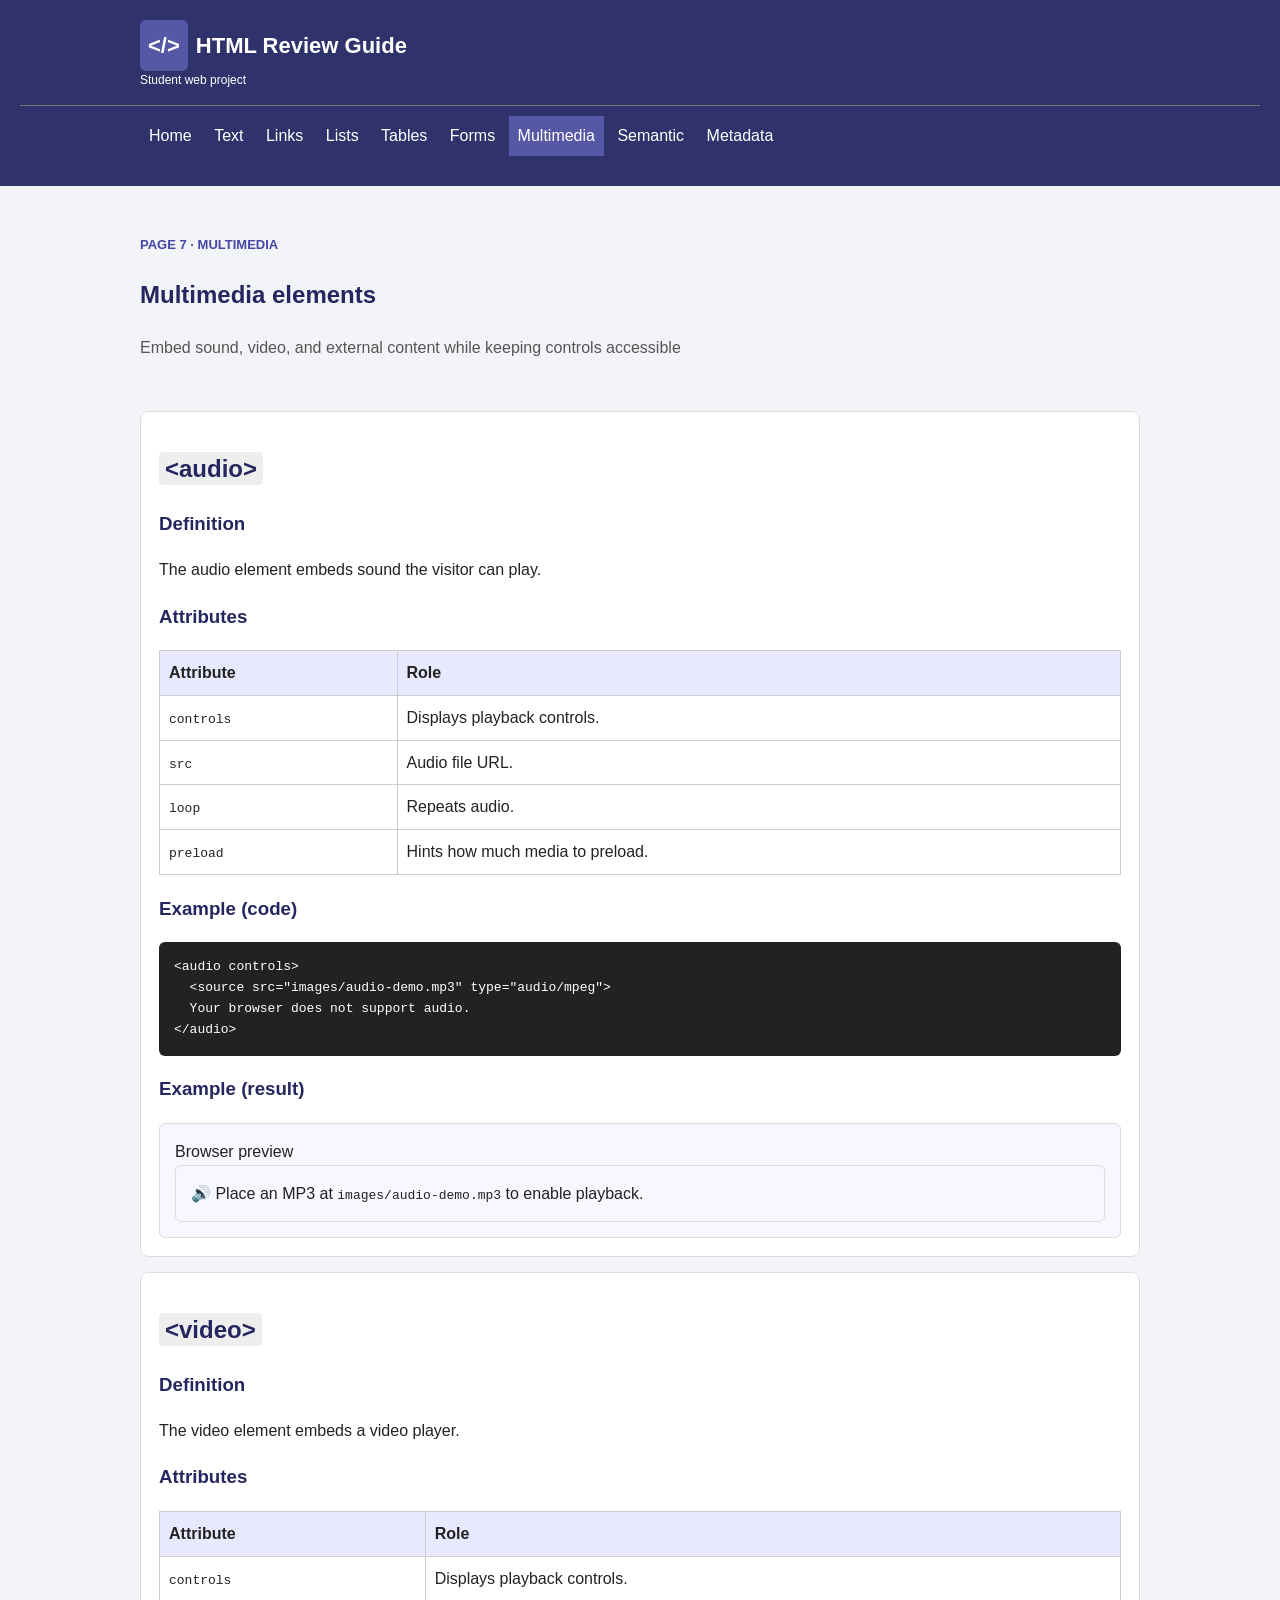
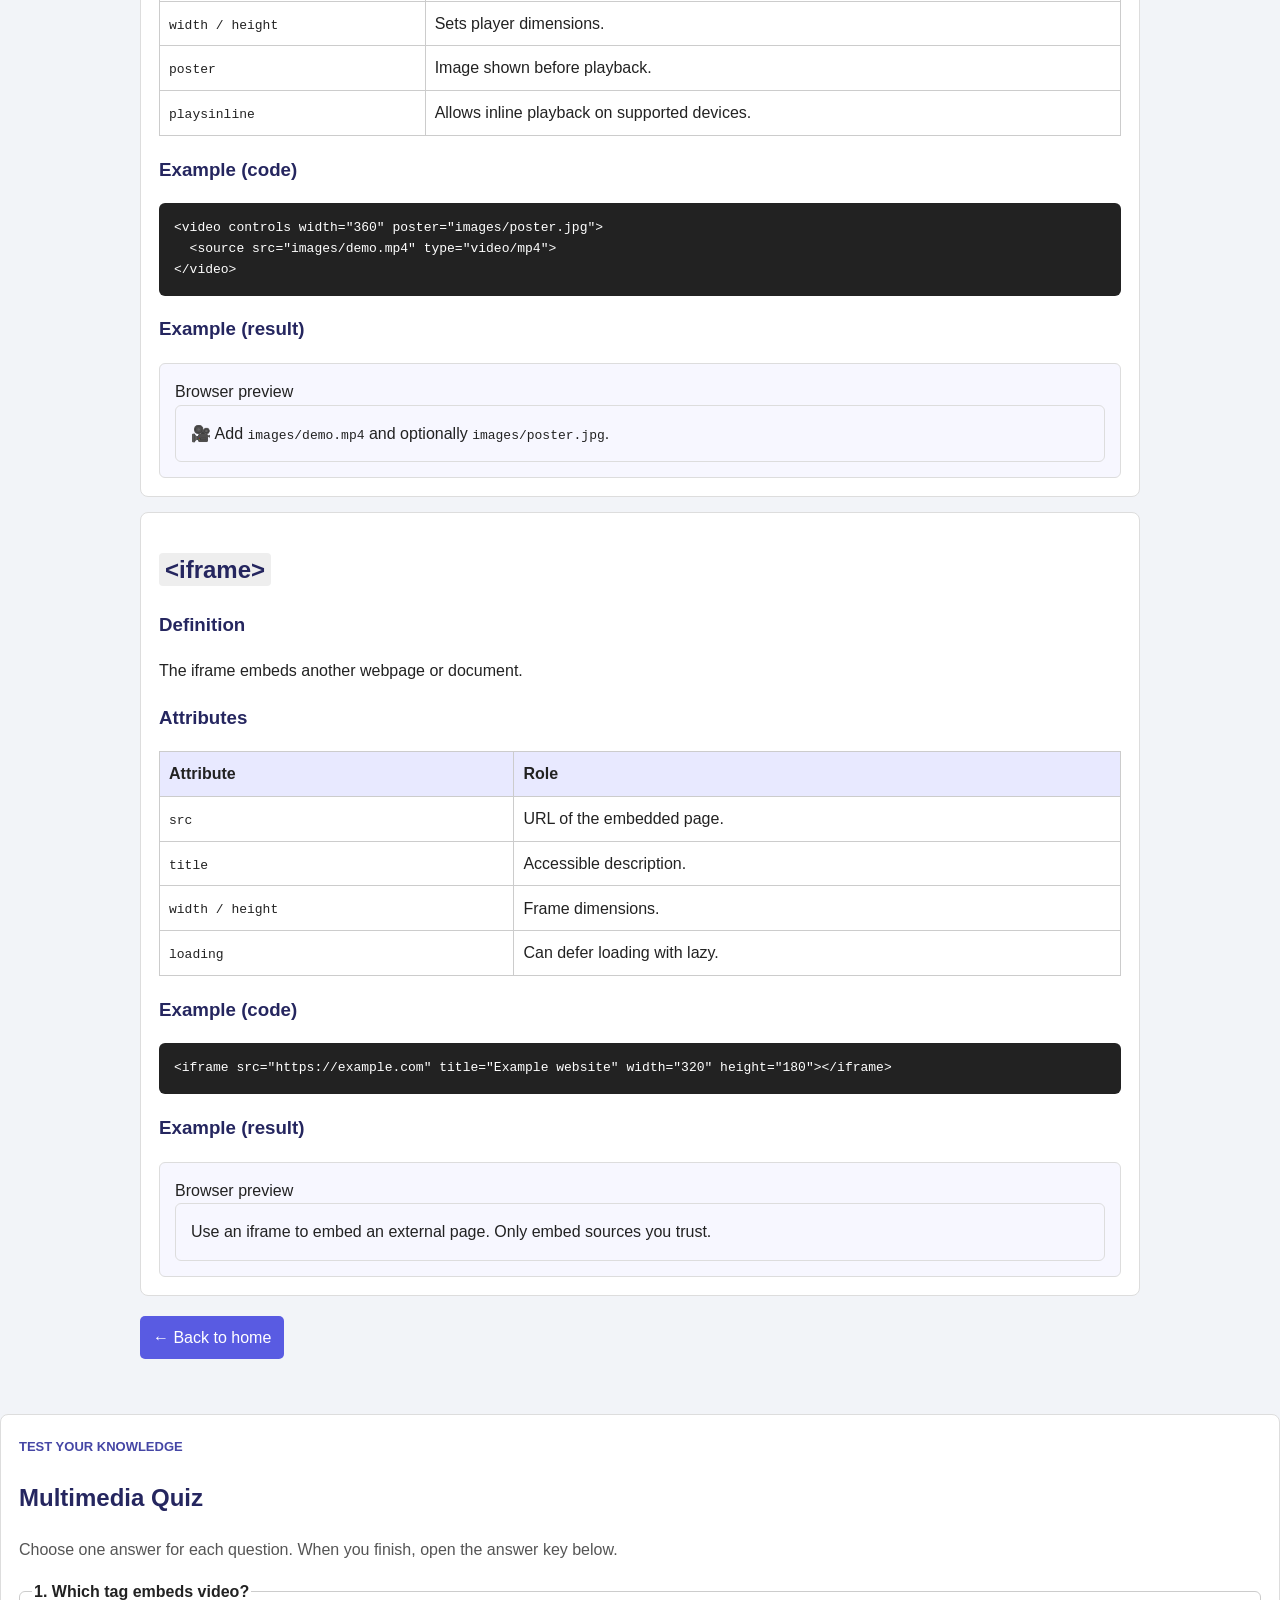
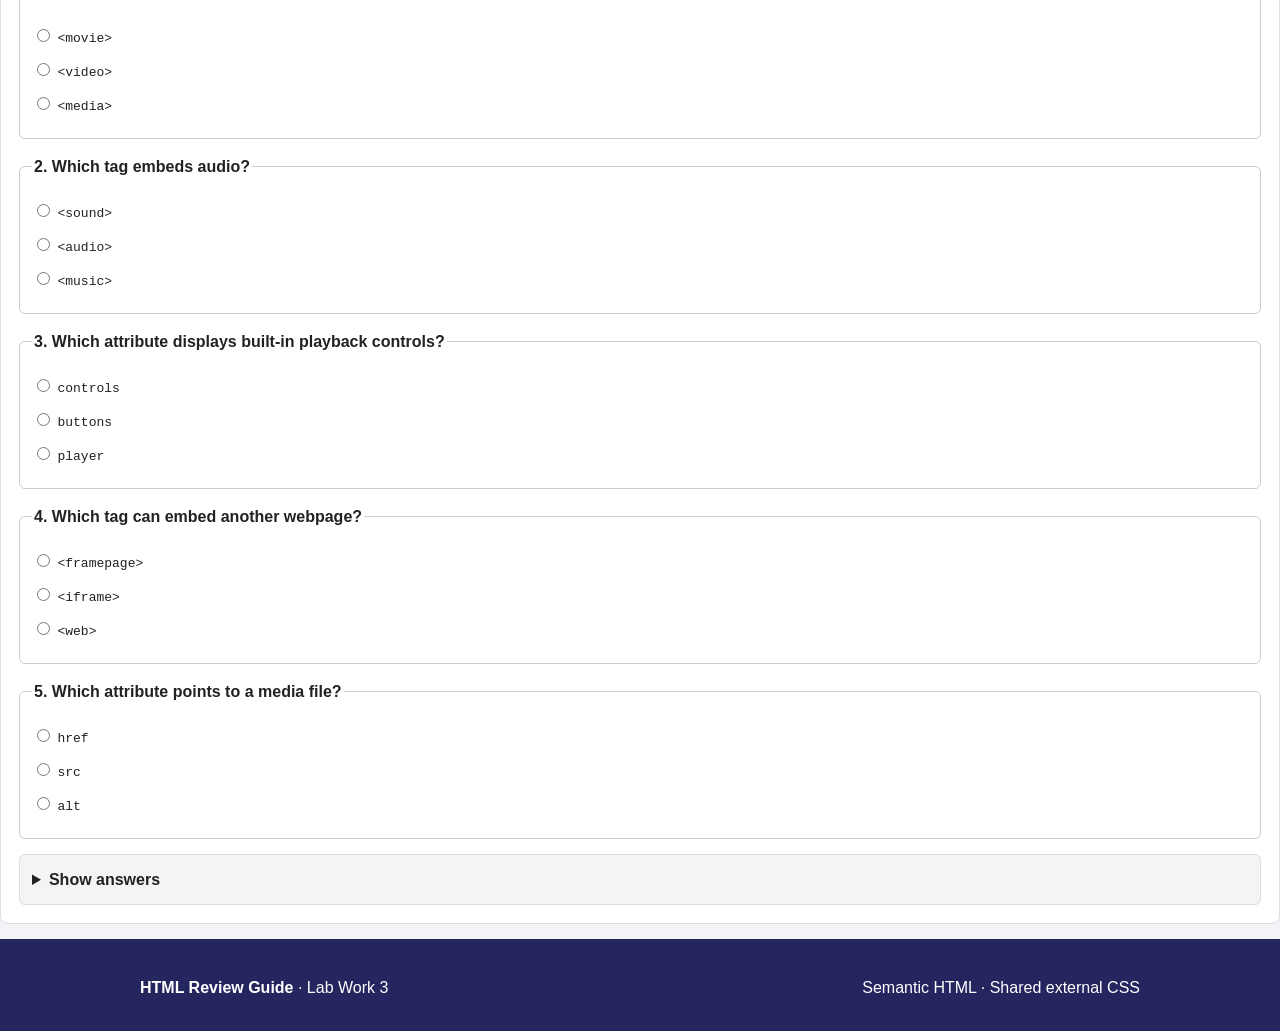
<file: html/media.html>
<!doctype html>
<html lang="en">
<head>
<meta charset="UTF-8">
<meta name="viewport" content="width=device-width, initial-scale=1.0">
<meta name="description" content="A practical guide to HTML tags, attributes, and examples.">
<title>Multimedia elements | HTML Review Guide</title>
<link rel="stylesheet" href="css/style.css">
</head>
<body>
<header class="site-header"><div class="header-inner"><a class="brand" href="index.html"><span class="brand-mark">&lt;/&gt;</span><span>HTML Review Guide<small>Student web project</small></span></a></div>
<div class="nav-bar"><nav class="nav-inner" aria-label="Main navigation"><a href="index.html">Home</a>
<a href="text.html">Text</a>
<a href="links.html">Links</a>
<a href="lists.html">Lists</a>
<a href="tables.html">Tables</a>
<a href="forms.html">Forms</a>
<a href="media.html" class="active" aria-current="page">Multimedia</a>
<a href="semantic.html">Semantic</a>
<a href="metadata.html">Metadata</a></nav></div></header>
<main><section class="hero"><span class="eyebrow">PAGE 7 · MULTIMEDIA</span><h1>Multimedia elements</h1><p class="lead">Embed sound, video, and external content while keeping controls accessible</p></section><section class="content-card"><h2><span class="tag-pill">&lt;audio&gt;</span></h2><h3>Definition</h3><p>The audio element embeds sound the visitor can play.</p><h3>Attributes</h3><table class="attribute-table"><thead><tr><th>Attribute</th><th>Role</th></tr></thead><tbody><tr><td><code>controls</code></td><td>Displays playback controls.</td></tr><tr><td><code>src</code></td><td>Audio file URL.</td></tr><tr><td><code>loop</code></td><td>Repeats audio.</td></tr><tr><td><code>preload</code></td><td>Hints how much media to preload.</td></tr></tbody></table><h3>Example (code)</h3><pre><code>&lt;audio controls&gt;
  &lt;source src=&quot;images/audio-demo.mp3&quot; type=&quot;audio/mpeg&quot;&gt;
  Your browser does not support audio.
&lt;/audio&gt;</code></pre><h3>Example (result)</h3><div class="result-box"><div class="result-label">Browser preview</div><div class="media-demo">🔊 Place an MP3 at <code>images/audio-demo.mp3</code> to enable playback.</div></div></section><section class="content-card"><h2><span class="tag-pill">&lt;video&gt;</span></h2><h3>Definition</h3><p>The video element embeds a video player.</p><h3>Attributes</h3><table class="attribute-table"><thead><tr><th>Attribute</th><th>Role</th></tr></thead><tbody><tr><td><code>controls</code></td><td>Displays playback controls.</td></tr><tr><td><code>width / height</code></td><td>Sets player dimensions.</td></tr><tr><td><code>poster</code></td><td>Image shown before playback.</td></tr><tr><td><code>playsinline</code></td><td>Allows inline playback on supported devices.</td></tr></tbody></table><h3>Example (code)</h3><pre><code>&lt;video controls width=&quot;360&quot; poster=&quot;images/poster.jpg&quot;&gt;
  &lt;source src=&quot;images/demo.mp4&quot; type=&quot;video/mp4&quot;&gt;
&lt;/video&gt;</code></pre><h3>Example (result)</h3><div class="result-box"><div class="result-label">Browser preview</div><div class="media-demo">🎥 Add <code>images/demo.mp4</code> and optionally <code>images/poster.jpg</code>.</div></div></section><section class="content-card"><h2><span class="tag-pill">&lt;iframe&gt;</span></h2><h3>Definition</h3><p>The iframe embeds another webpage or document.</p><h3>Attributes</h3><table class="attribute-table"><thead><tr><th>Attribute</th><th>Role</th></tr></thead><tbody><tr><td><code>src</code></td><td>URL of the embedded page.</td></tr><tr><td><code>title</code></td><td>Accessible description.</td></tr><tr><td><code>width / height</code></td><td>Frame dimensions.</td></tr><tr><td><code>loading</code></td><td>Can defer loading with lazy.</td></tr></tbody></table><h3>Example (code)</h3><pre><code>&lt;iframe src=&quot;https://example.com&quot; title=&quot;Example website&quot; width=&quot;320&quot; height=&quot;180&quot;&gt;&lt;/iframe&gt;</code></pre><h3>Example (result)</h3><div class="result-box"><div class="result-label">Browser preview</div><div class="media-demo">Use an iframe to embed an external page. Only embed sources you trust.</div></div></section><a class="button" href="index.html">← Back to home</a></main>
<section class="content-card quiz-section" id="quick-quiz">
  <span class="eyebrow">TEST YOUR KNOWLEDGE</span>
  <h2>Multimedia Quiz</h2>
  <p class="muted">Choose one answer for each question. When you finish, open the answer key below.</p>
  <form class="quiz-form">
    <fieldset class="quiz-question"><legend><strong>1. Which tag embeds video?</strong></legend>
      <label><input type="radio" name="q1" value="a"> <code>&lt;movie&gt;</code></label>
      <label><input type="radio" name="q1" value="b"> <code>&lt;video&gt;</code></label>
      <label><input type="radio" name="q1" value="c"> <code>&lt;media&gt;</code></label>
    </fieldset>
    <fieldset class="quiz-question"><legend><strong>2. Which tag embeds audio?</strong></legend>
      <label><input type="radio" name="q2" value="a"> <code>&lt;sound&gt;</code></label>
      <label><input type="radio" name="q2" value="b"> <code>&lt;audio&gt;</code></label>
      <label><input type="radio" name="q2" value="c"> <code>&lt;music&gt;</code></label>
    </fieldset>
    <fieldset class="quiz-question"><legend><strong>3. Which attribute displays built-in playback controls?</strong></legend>
      <label><input type="radio" name="q3" value="a"> <code>controls</code></label>
      <label><input type="radio" name="q3" value="b"> <code>buttons</code></label>
      <label><input type="radio" name="q3" value="c"> <code>player</code></label>
    </fieldset>
    <fieldset class="quiz-question"><legend><strong>4. Which tag can embed another webpage?</strong></legend>
      <label><input type="radio" name="q4" value="a"> <code>&lt;framepage&gt;</code></label>
      <label><input type="radio" name="q4" value="b"> <code>&lt;iframe&gt;</code></label>
      <label><input type="radio" name="q4" value="c"> <code>&lt;web&gt;</code></label>
    </fieldset>
    <fieldset class="quiz-question"><legend><strong>5. Which attribute points to a media file?</strong></legend>
      <label><input type="radio" name="q5" value="a"> <code>href</code></label>
      <label><input type="radio" name="q5" value="b"> <code>src</code></label>
      <label><input type="radio" name="q5" value="c"> <code>alt</code></label>
    </fieldset>
  </form>
  <details class="answer-key">
    <summary>Show answers</summary>
    <ol>
      <li>Question 1: <strong>B</strong></li>
      <li>Question 2: <strong>B</strong></li>
      <li>Question 3: <strong>A</strong></li>
      <li>Question 4: <strong>B</strong></li>
      <li>Question 5: <strong>B</strong></li>
    </ol>
  </details>
</section>
<footer class="site-footer"><div class="footer-inner"><p><strong>HTML Review Guide</strong> · Lab Work 3</p><p>Semantic HTML · Shared external CSS</p></div></footer>
</body></html>
</file>
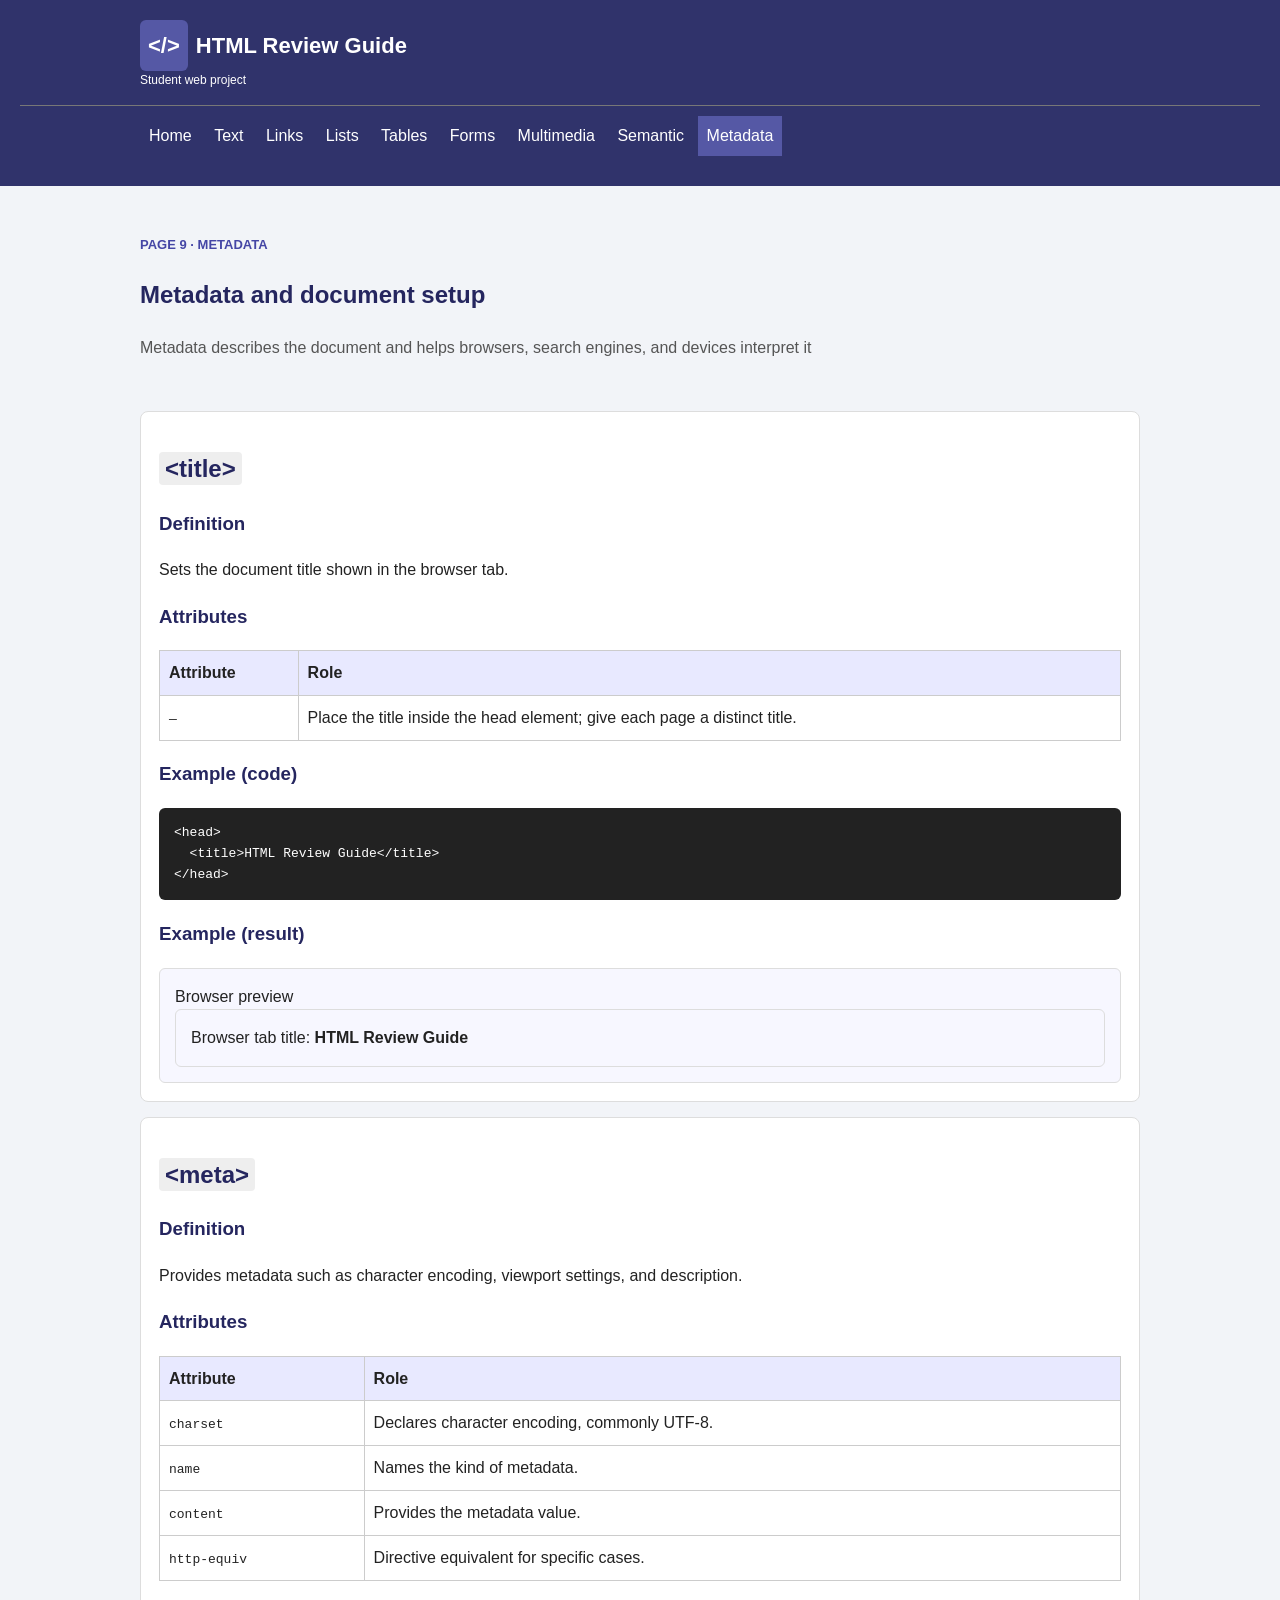
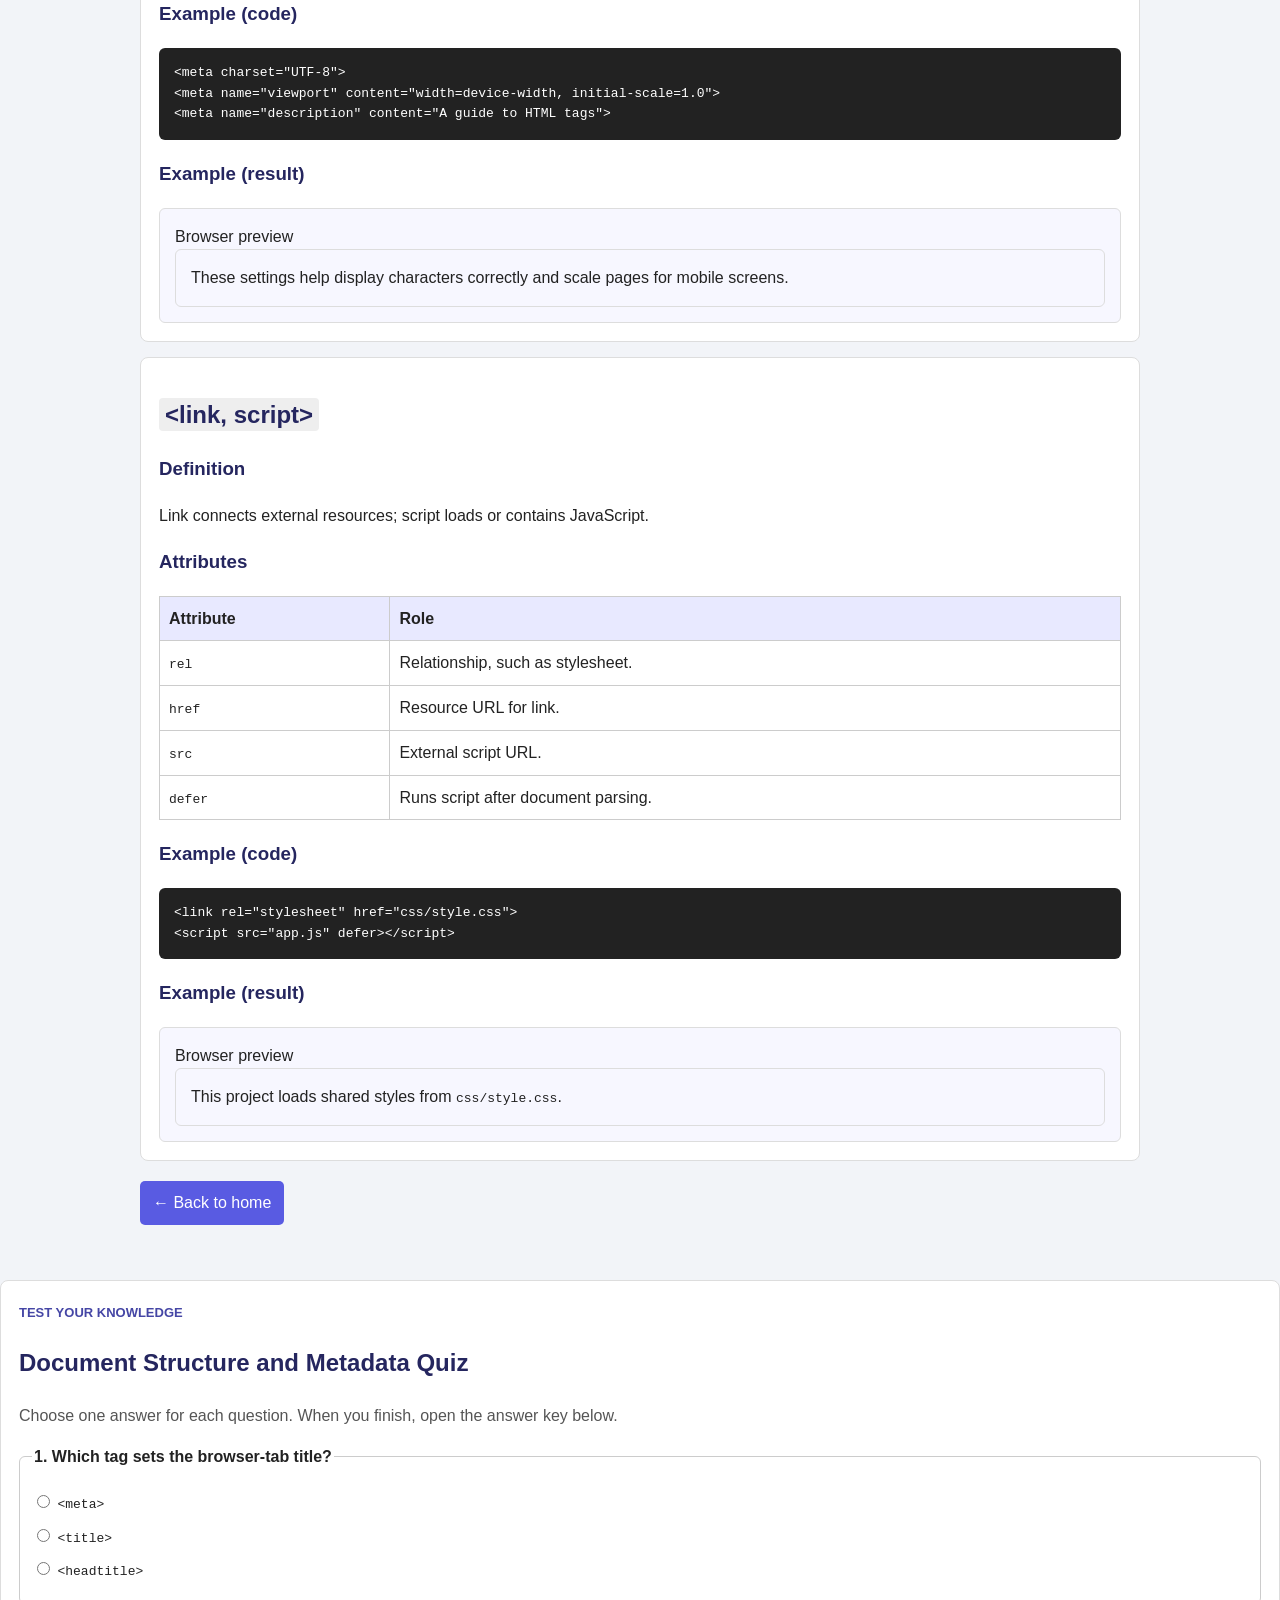
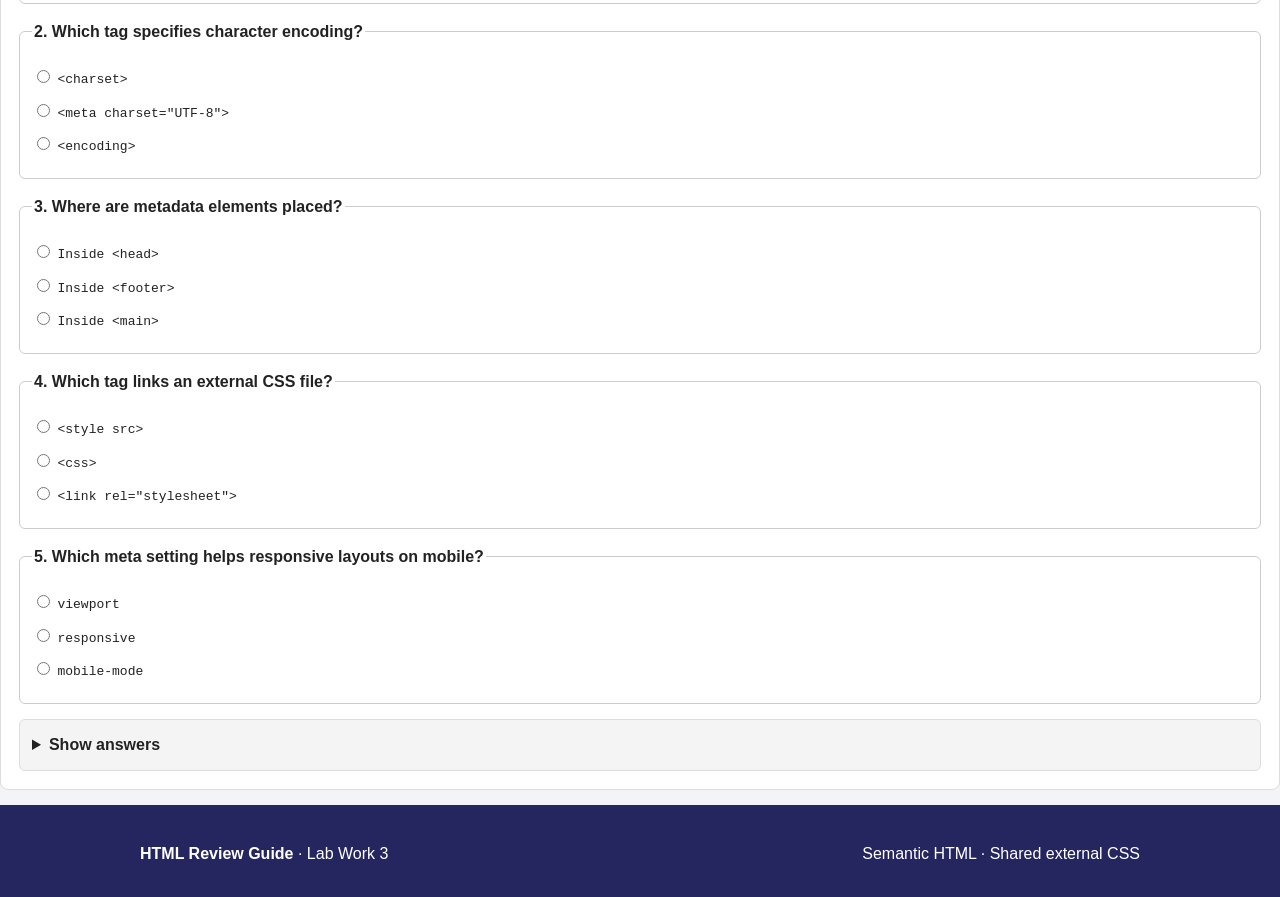
<file: html/metadata.html>
<!doctype html>
<html lang="en">
<head>
<meta charset="UTF-8">
<meta name="viewport" content="width=device-width, initial-scale=1.0">
<meta name="description" content="A practical guide to HTML tags, attributes, and examples.">
<title>Metadata and document setup | HTML Review Guide</title>
<link rel="stylesheet" href="css/style.css">
</head>
<body>
<header class="site-header"><div class="header-inner"><a class="brand" href="index.html"><span class="brand-mark">&lt;/&gt;</span><span>HTML Review Guide<small>Student web project</small></span></a></div>
<div class="nav-bar"><nav class="nav-inner" aria-label="Main navigation"><a href="index.html">Home</a>
<a href="text.html">Text</a>
<a href="links.html">Links</a>
<a href="lists.html">Lists</a>
<a href="tables.html">Tables</a>
<a href="forms.html">Forms</a>
<a href="media.html">Multimedia</a>
<a href="semantic.html">Semantic</a>
<a href="metadata.html" class="active" aria-current="page">Metadata</a></nav></div></header>
<main><section class="hero"><span class="eyebrow">PAGE 9 · METADATA</span><h1>Metadata and document setup</h1><p class="lead">Metadata describes the document and helps browsers, search engines, and devices interpret it</p></section><section class="content-card"><h2><span class="tag-pill">&lt;title&gt;</span></h2><h3>Definition</h3><p>Sets the document title shown in the browser tab.</p><h3>Attributes</h3><table class="attribute-table"><thead><tr><th>Attribute</th><th>Role</th></tr></thead><tbody><tr><td><code>—</code></td><td>Place the title inside the head element; give each page a distinct title.</td></tr></tbody></table><h3>Example (code)</h3><pre><code>&lt;head&gt;
  &lt;title&gt;HTML Review Guide&lt;/title&gt;
&lt;/head&gt;</code></pre><h3>Example (result)</h3><div class="result-box"><div class="result-label">Browser preview</div><div class="media-demo">Browser tab title: <strong>HTML Review Guide</strong></div></div></section><section class="content-card"><h2><span class="tag-pill">&lt;meta&gt;</span></h2><h3>Definition</h3><p>Provides metadata such as character encoding, viewport settings, and description.</p><h3>Attributes</h3><table class="attribute-table"><thead><tr><th>Attribute</th><th>Role</th></tr></thead><tbody><tr><td><code>charset</code></td><td>Declares character encoding, commonly UTF-8.</td></tr><tr><td><code>name</code></td><td>Names the kind of metadata.</td></tr><tr><td><code>content</code></td><td>Provides the metadata value.</td></tr><tr><td><code>http-equiv</code></td><td>Directive equivalent for specific cases.</td></tr></tbody></table><h3>Example (code)</h3><pre><code>&lt;meta charset=&quot;UTF-8&quot;&gt;
&lt;meta name=&quot;viewport&quot; content=&quot;width=device-width, initial-scale=1.0&quot;&gt;
&lt;meta name=&quot;description&quot; content=&quot;A guide to HTML tags&quot;&gt;</code></pre><h3>Example (result)</h3><div class="result-box"><div class="result-label">Browser preview</div><div class="media-demo">These settings help display characters correctly and scale pages for mobile screens.</div></div></section><section class="content-card"><h2><span class="tag-pill">&lt;link, script&gt;</span></h2><h3>Definition</h3><p>Link connects external resources; script loads or contains JavaScript.</p><h3>Attributes</h3><table class="attribute-table"><thead><tr><th>Attribute</th><th>Role</th></tr></thead><tbody><tr><td><code>rel</code></td><td>Relationship, such as stylesheet.</td></tr><tr><td><code>href</code></td><td>Resource URL for link.</td></tr><tr><td><code>src</code></td><td>External script URL.</td></tr><tr><td><code>defer</code></td><td>Runs script after document parsing.</td></tr></tbody></table><h3>Example (code)</h3><pre><code>&lt;link rel=&quot;stylesheet&quot; href=&quot;css/style.css&quot;&gt;
&lt;script src=&quot;app.js&quot; defer&gt;&lt;/script&gt;</code></pre><h3>Example (result)</h3><div class="result-box"><div class="result-label">Browser preview</div><div class="media-demo">This project loads shared styles from <code>css/style.css</code>.</div></div></section><a class="button" href="index.html">← Back to home</a></main>
<section class="content-card quiz-section" id="quick-quiz">
  <span class="eyebrow">TEST YOUR KNOWLEDGE</span>
  <h2>Document Structure and Metadata Quiz</h2>
  <p class="muted">Choose one answer for each question. When you finish, open the answer key below.</p>
  <form class="quiz-form">
    <fieldset class="quiz-question"><legend><strong>1. Which tag sets the browser-tab title?</strong></legend>
      <label><input type="radio" name="q1" value="a"> <code>&lt;meta&gt;</code></label>
      <label><input type="radio" name="q1" value="b"> <code>&lt;title&gt;</code></label>
      <label><input type="radio" name="q1" value="c"> <code>&lt;headtitle&gt;</code></label>
    </fieldset>
    <fieldset class="quiz-question"><legend><strong>2. Which tag specifies character encoding?</strong></legend>
      <label><input type="radio" name="q2" value="a"> <code>&lt;charset&gt;</code></label>
      <label><input type="radio" name="q2" value="b"> <code>&lt;meta charset="UTF-8"&gt;</code></label>
      <label><input type="radio" name="q2" value="c"> <code>&lt;encoding&gt;</code></label>
    </fieldset>
    <fieldset class="quiz-question"><legend><strong>3. Where are metadata elements placed?</strong></legend>
      <label><input type="radio" name="q3" value="a"> <code>Inside &lt;head&gt;</code></label>
      <label><input type="radio" name="q3" value="b"> <code>Inside &lt;footer&gt;</code></label>
      <label><input type="radio" name="q3" value="c"> <code>Inside &lt;main&gt;</code></label>
    </fieldset>
    <fieldset class="quiz-question"><legend><strong>4. Which tag links an external CSS file?</strong></legend>
      <label><input type="radio" name="q4" value="a"> <code>&lt;style src&gt;</code></label>
      <label><input type="radio" name="q4" value="b"> <code>&lt;css&gt;</code></label>
      <label><input type="radio" name="q4" value="c"> <code>&lt;link rel="stylesheet"&gt;</code></label>
    </fieldset>
    <fieldset class="quiz-question"><legend><strong>5. Which meta setting helps responsive layouts on mobile?</strong></legend>
      <label><input type="radio" name="q5" value="a"> <code>viewport</code></label>
      <label><input type="radio" name="q5" value="b"> <code>responsive</code></label>
      <label><input type="radio" name="q5" value="c"> <code>mobile-mode</code></label>
    </fieldset>
  </form>
  <details class="answer-key">
    <summary>Show answers</summary>
    <ol>
      <li>Question 1: <strong>B</strong></li>
      <li>Question 2: <strong>B</strong></li>
      <li>Question 3: <strong>A</strong></li>
      <li>Question 4: <strong>C</strong></li>
      <li>Question 5: <strong>A</strong></li>
    </ol>
  </details>
</section>
<footer class="site-footer"><div class="footer-inner"><p><strong>HTML Review Guide</strong> · Lab Work 3</p><p>Semantic HTML · Shared external CSS</p></div></footer>
</body></html>
</file>
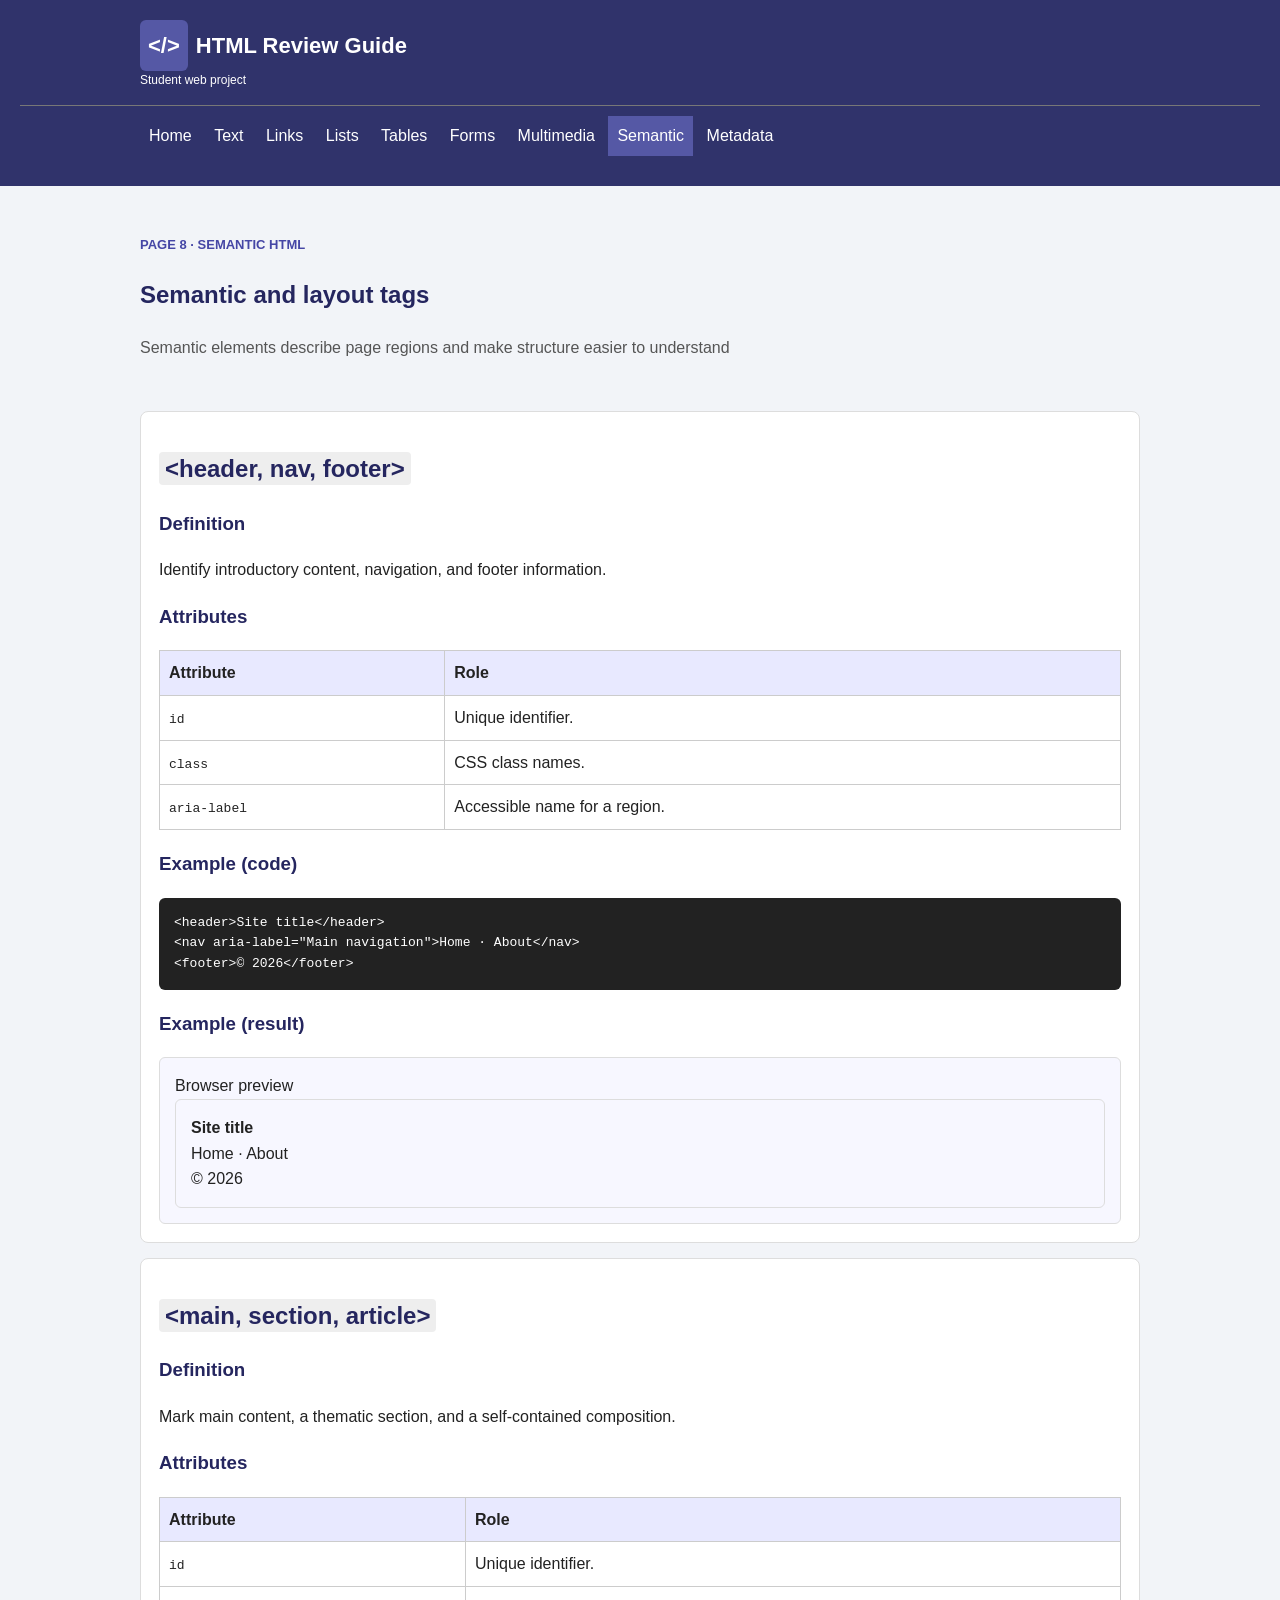
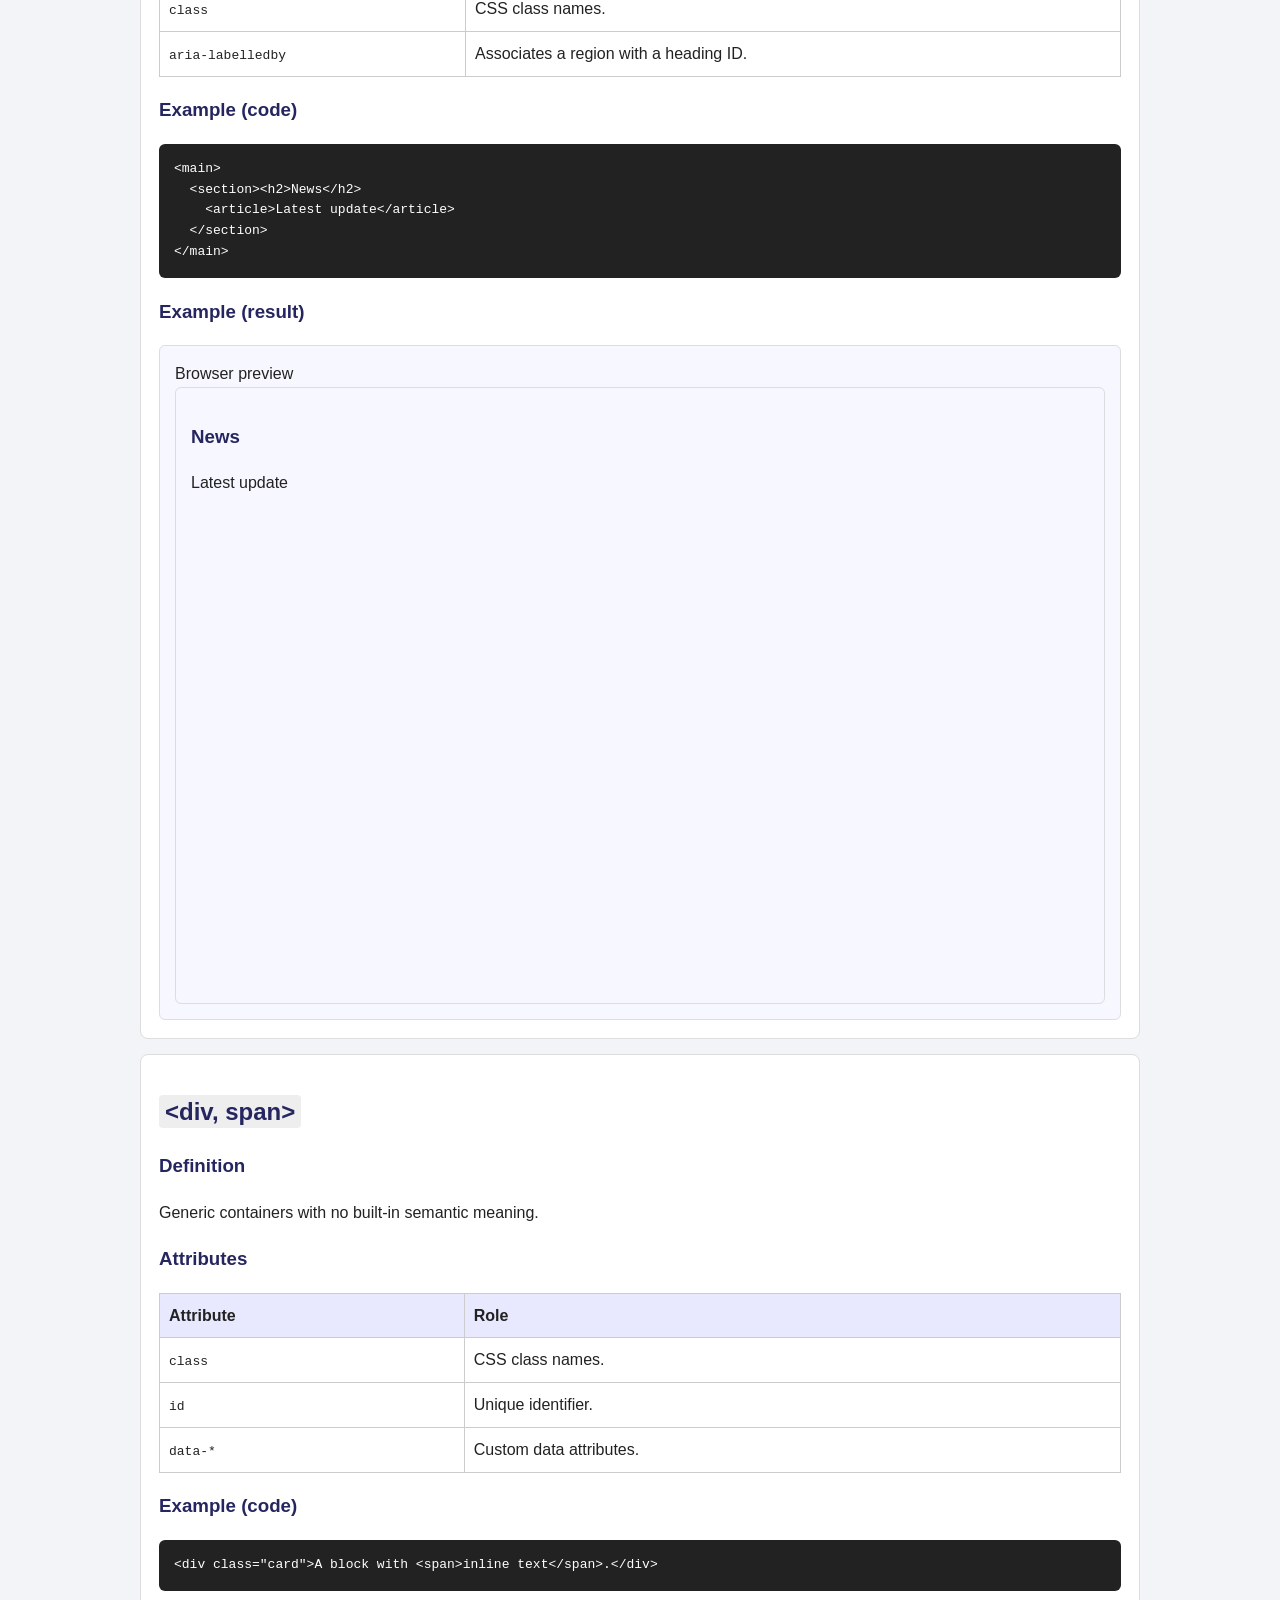
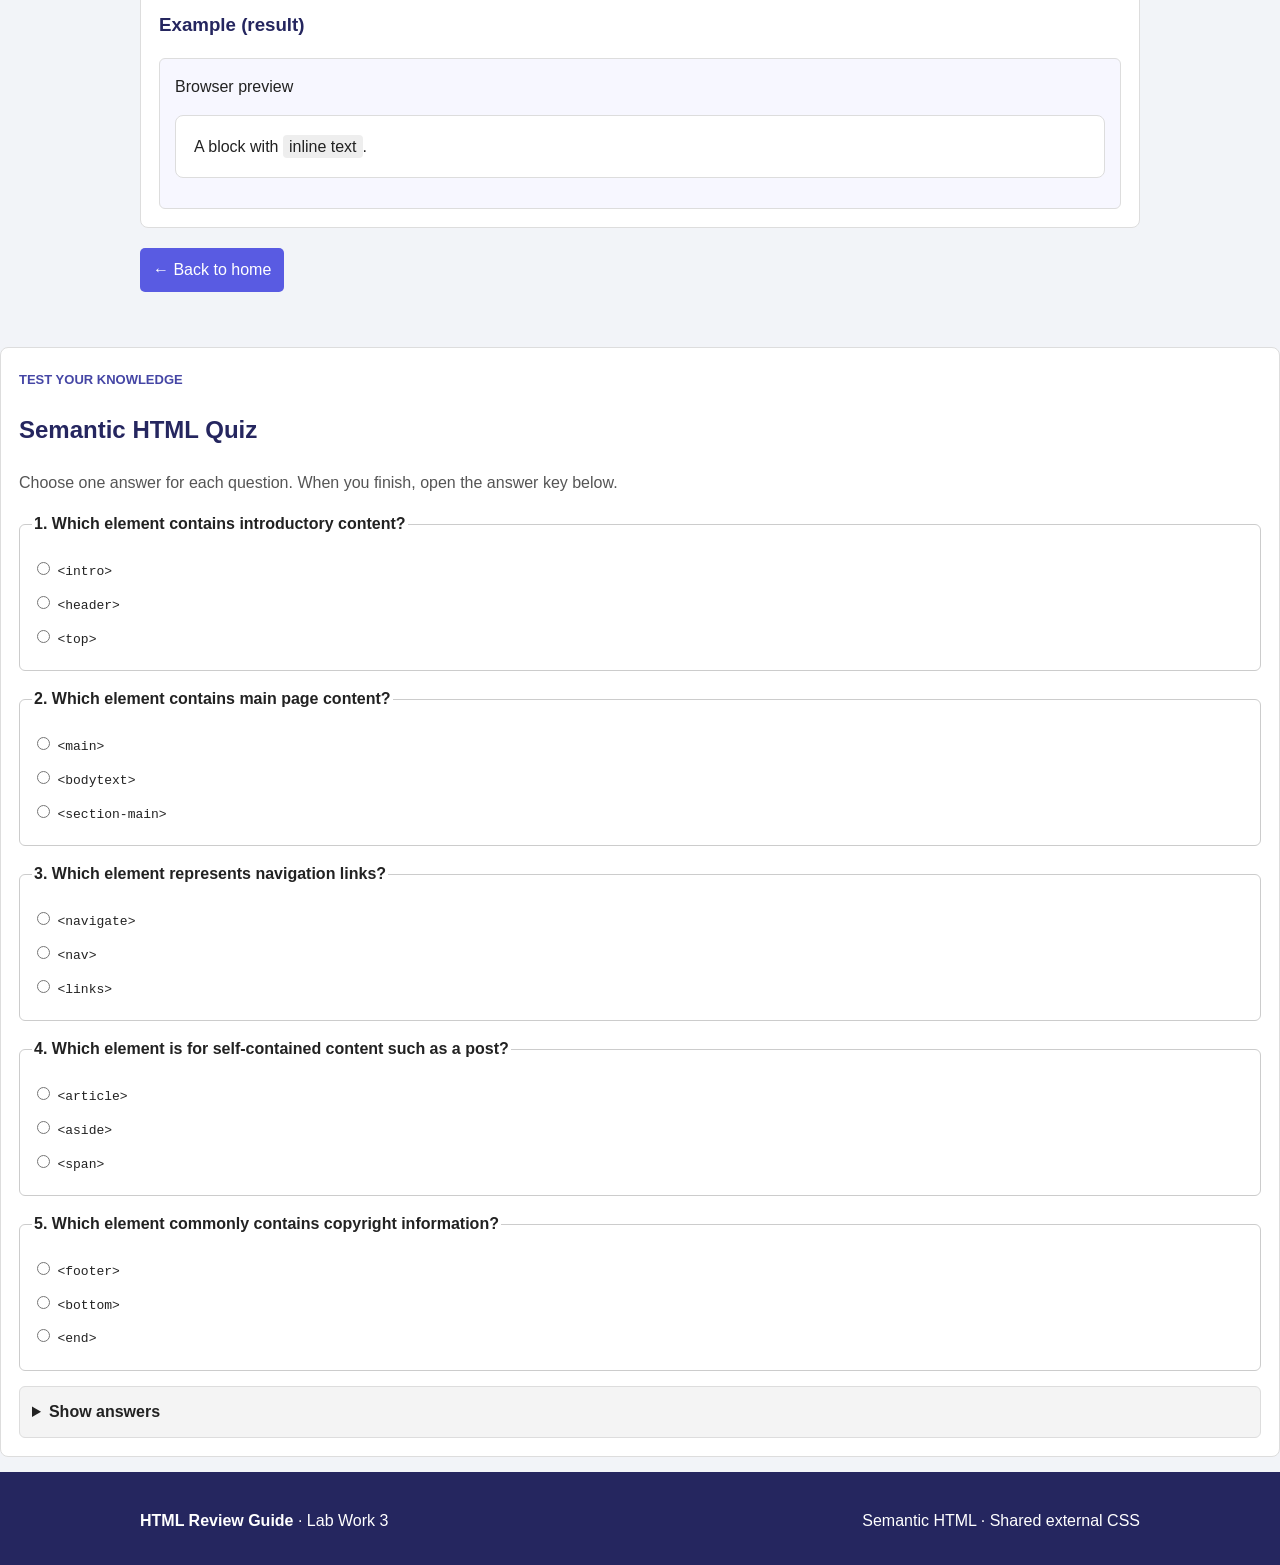
<file: html/semantic.html>
<!doctype html>
<html lang="en">
<head>
<meta charset="UTF-8">
<meta name="viewport" content="width=device-width, initial-scale=1.0">
<meta name="description" content="A practical guide to HTML tags, attributes, and examples.">
<title>Semantic and layout tags | HTML Review Guide</title>
<link rel="stylesheet" href="css/style.css">
</head>
<body>
<header class="site-header"><div class="header-inner"><a class="brand" href="index.html"><span class="brand-mark">&lt;/&gt;</span><span>HTML Review Guide<small>Student web project</small></span></a></div>
<div class="nav-bar"><nav class="nav-inner" aria-label="Main navigation"><a href="index.html">Home</a>
<a href="text.html">Text</a>
<a href="links.html">Links</a>
<a href="lists.html">Lists</a>
<a href="tables.html">Tables</a>
<a href="forms.html">Forms</a>
<a href="media.html">Multimedia</a>
<a href="semantic.html" class="active" aria-current="page">Semantic</a>
<a href="metadata.html">Metadata</a></nav></div></header>
<main><section class="hero"><span class="eyebrow">PAGE 8 · SEMANTIC HTML</span><h1>Semantic and layout tags</h1><p class="lead">Semantic elements describe page regions and make structure easier to understand</p></section><section class="content-card"><h2><span class="tag-pill">&lt;header, nav, footer&gt;</span></h2><h3>Definition</h3><p>Identify introductory content, navigation, and footer information.</p><h3>Attributes</h3><table class="attribute-table"><thead><tr><th>Attribute</th><th>Role</th></tr></thead><tbody><tr><td><code>id</code></td><td>Unique identifier.</td></tr><tr><td><code>class</code></td><td>CSS class names.</td></tr><tr><td><code>aria-label</code></td><td>Accessible name for a region.</td></tr></tbody></table><h3>Example (code)</h3><pre><code>&lt;header&gt;Site title&lt;/header&gt;
&lt;nav aria-label=&quot;Main navigation&quot;&gt;Home · About&lt;/nav&gt;
&lt;footer&gt;© 2026&lt;/footer&gt;</code></pre><h3>Example (result)</h3><div class="result-box"><div class="result-label">Browser preview</div><div class="media-demo"><header><strong>Site title</strong></header><nav>Home · About</nav><footer>© 2026</footer></div></div></section><section class="content-card"><h2><span class="tag-pill">&lt;main, section, article&gt;</span></h2><h3>Definition</h3><p>Mark main content, a thematic section, and a self-contained composition.</p><h3>Attributes</h3><table class="attribute-table"><thead><tr><th>Attribute</th><th>Role</th></tr></thead><tbody><tr><td><code>id</code></td><td>Unique identifier.</td></tr><tr><td><code>class</code></td><td>CSS class names.</td></tr><tr><td><code>aria-labelledby</code></td><td>Associates a region with a heading ID.</td></tr></tbody></table><h3>Example (code)</h3><pre><code>&lt;main&gt;
  &lt;section&gt;&lt;h2&gt;News&lt;/h2&gt;
    &lt;article&gt;Latest update&lt;/article&gt;
  &lt;/section&gt;
&lt;/main&gt;</code></pre><h3>Example (result)</h3><div class="result-box"><div class="result-label">Browser preview</div><main class="media-demo"><section><h3>News</h3><article>Latest update</article></section></main></div></section><section class="content-card"><h2><span class="tag-pill">&lt;div, span&gt;</span></h2><h3>Definition</h3><p>Generic containers with no built-in semantic meaning.</p><h3>Attributes</h3><table class="attribute-table"><thead><tr><th>Attribute</th><th>Role</th></tr></thead><tbody><tr><td><code>class</code></td><td>CSS class names.</td></tr><tr><td><code>id</code></td><td>Unique identifier.</td></tr><tr><td><code>data-*</code></td><td>Custom data attributes.</td></tr></tbody></table><h3>Example (code)</h3><pre><code>&lt;div class=&quot;card&quot;&gt;A block with &lt;span&gt;inline text&lt;/span&gt;.&lt;/div&gt;</code></pre><h3>Example (result)</h3><div class="result-box"><div class="result-label">Browser preview</div><div class="card">A block with <span class="tag-pill">inline text</span>.</div></div></section><a class="button" href="index.html">← Back to home</a></main>
<section class="content-card quiz-section" id="quick-quiz">
  <span class="eyebrow">TEST YOUR KNOWLEDGE</span>
  <h2>Semantic HTML Quiz</h2>
  <p class="muted">Choose one answer for each question. When you finish, open the answer key below.</p>
  <form class="quiz-form">
    <fieldset class="quiz-question"><legend><strong>1. Which element contains introductory content?</strong></legend>
      <label><input type="radio" name="q1" value="a"> <code>&lt;intro&gt;</code></label>
      <label><input type="radio" name="q1" value="b"> <code>&lt;header&gt;</code></label>
      <label><input type="radio" name="q1" value="c"> <code>&lt;top&gt;</code></label>
    </fieldset>
    <fieldset class="quiz-question"><legend><strong>2. Which element contains main page content?</strong></legend>
      <label><input type="radio" name="q2" value="a"> <code>&lt;main&gt;</code></label>
      <label><input type="radio" name="q2" value="b"> <code>&lt;bodytext&gt;</code></label>
      <label><input type="radio" name="q2" value="c"> <code>&lt;section-main&gt;</code></label>
    </fieldset>
    <fieldset class="quiz-question"><legend><strong>3. Which element represents navigation links?</strong></legend>
      <label><input type="radio" name="q3" value="a"> <code>&lt;navigate&gt;</code></label>
      <label><input type="radio" name="q3" value="b"> <code>&lt;nav&gt;</code></label>
      <label><input type="radio" name="q3" value="c"> <code>&lt;links&gt;</code></label>
    </fieldset>
    <fieldset class="quiz-question"><legend><strong>4. Which element is for self-contained content such as a post?</strong></legend>
      <label><input type="radio" name="q4" value="a"> <code>&lt;article&gt;</code></label>
      <label><input type="radio" name="q4" value="b"> <code>&lt;aside&gt;</code></label>
      <label><input type="radio" name="q4" value="c"> <code>&lt;span&gt;</code></label>
    </fieldset>
    <fieldset class="quiz-question"><legend><strong>5. Which element commonly contains copyright information?</strong></legend>
      <label><input type="radio" name="q5" value="a"> <code>&lt;footer&gt;</code></label>
      <label><input type="radio" name="q5" value="b"> <code>&lt;bottom&gt;</code></label>
      <label><input type="radio" name="q5" value="c"> <code>&lt;end&gt;</code></label>
    </fieldset>
  </form>
  <details class="answer-key">
    <summary>Show answers</summary>
    <ol>
      <li>Question 1: <strong>B</strong></li>
      <li>Question 2: <strong>A</strong></li>
      <li>Question 3: <strong>B</strong></li>
      <li>Question 4: <strong>A</strong></li>
      <li>Question 5: <strong>A</strong></li>
    </ol>
  </details>
</section>
<footer class="site-footer"><div class="footer-inner"><p><strong>HTML Review Guide</strong> · Lab Work 3</p><p>Semantic HTML · Shared external CSS</p></div></footer>
</body></html>
</file>
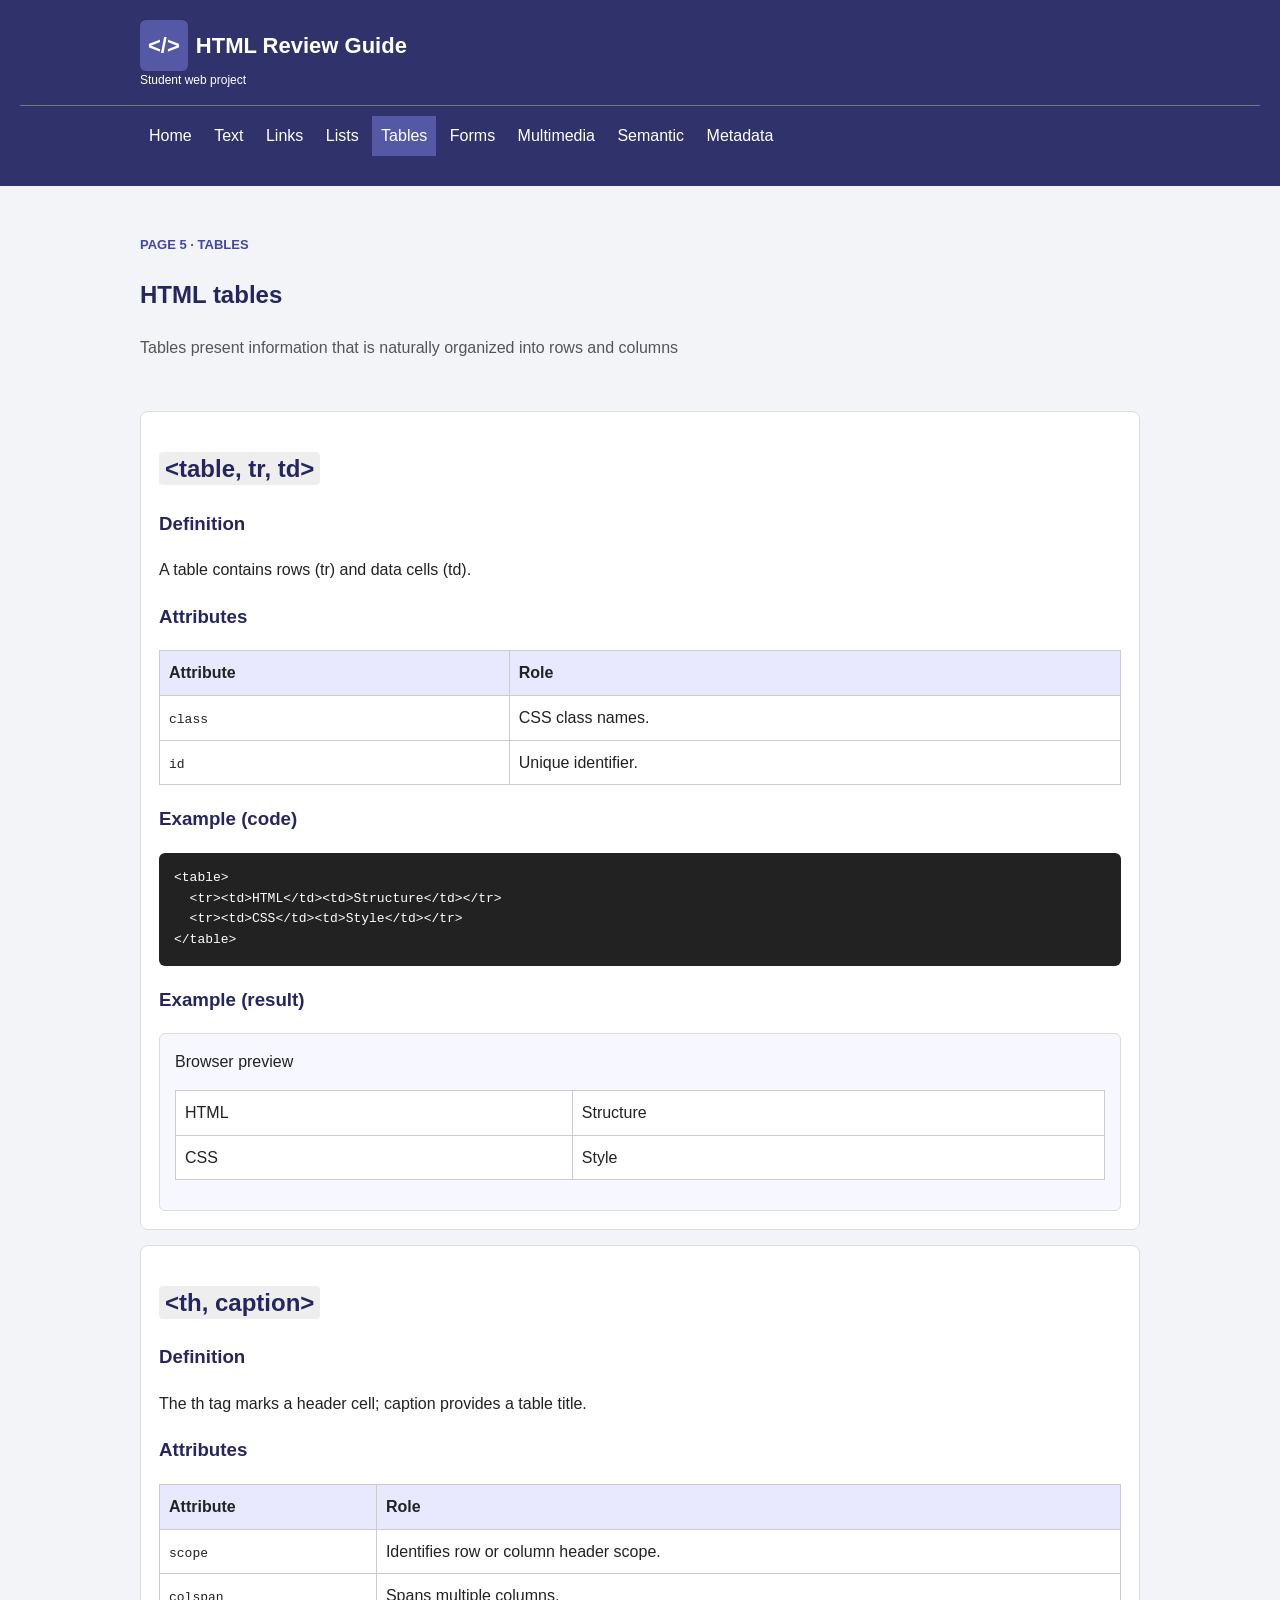
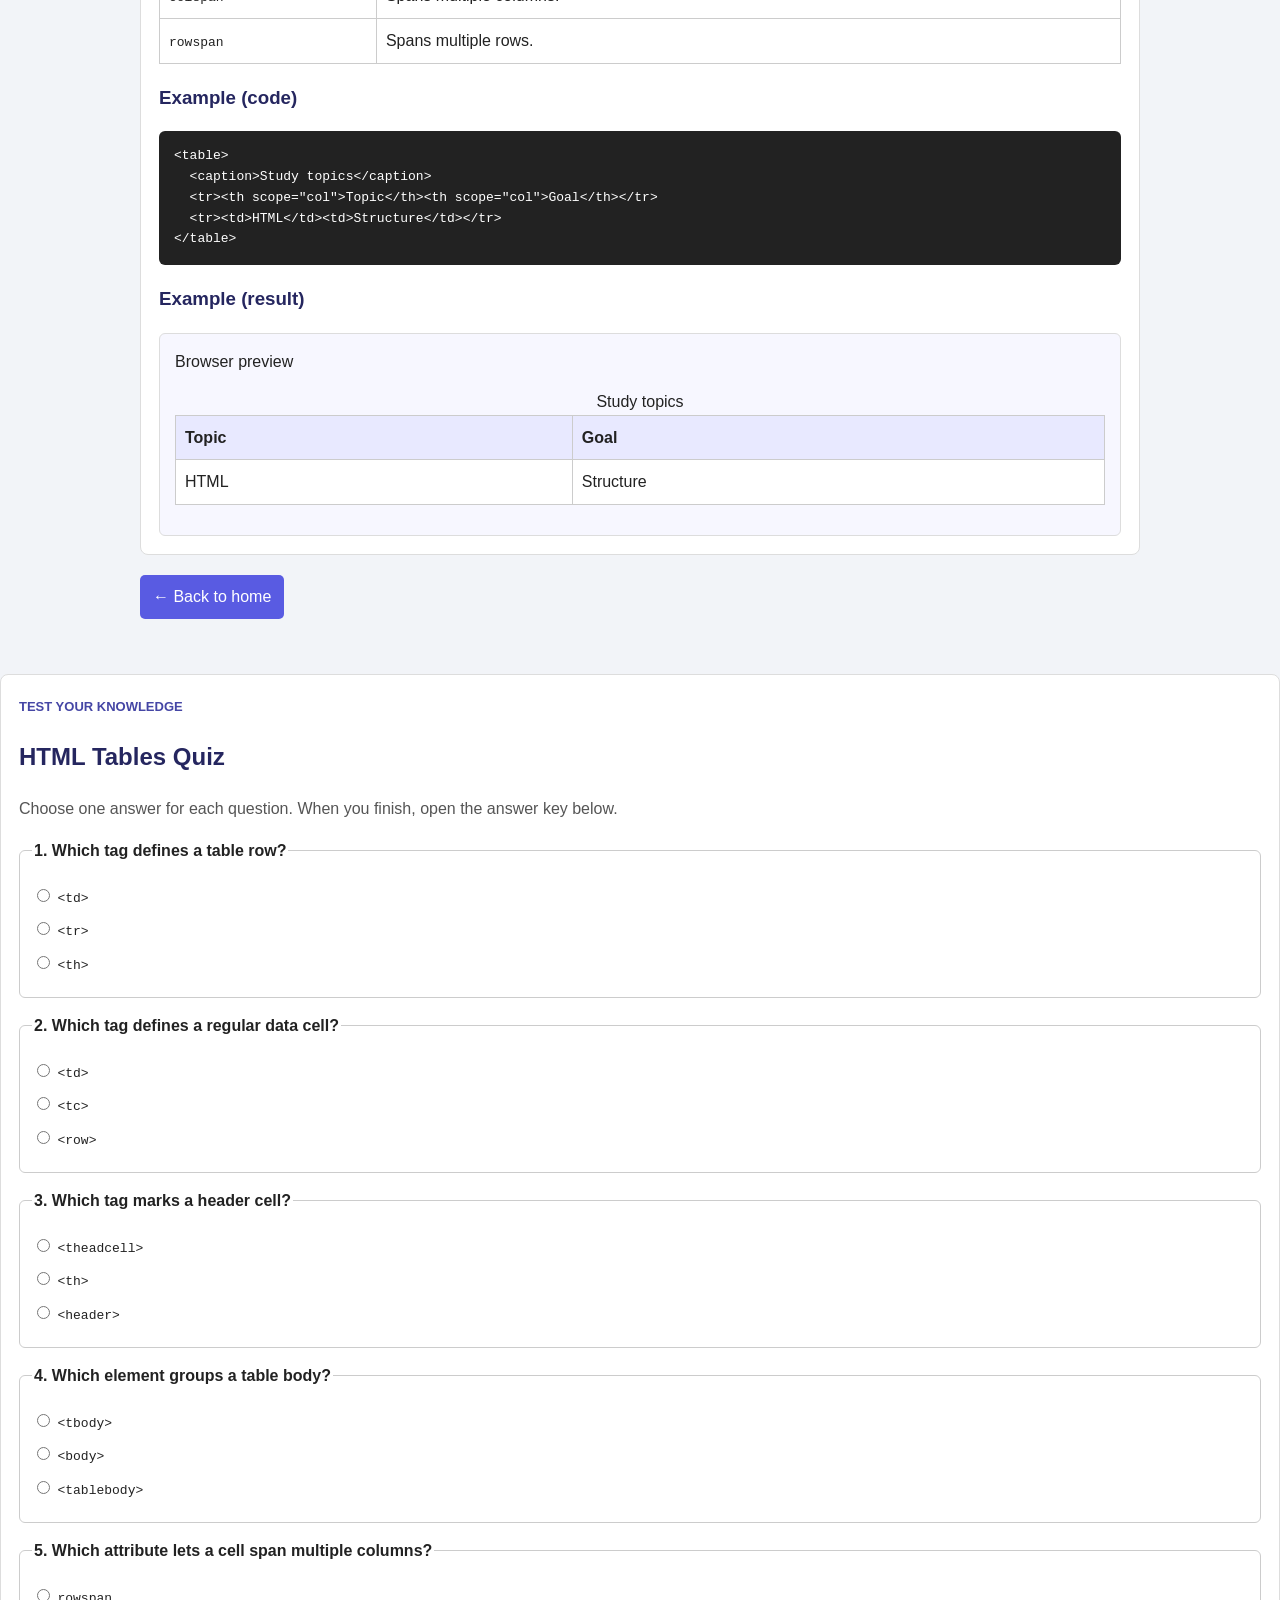
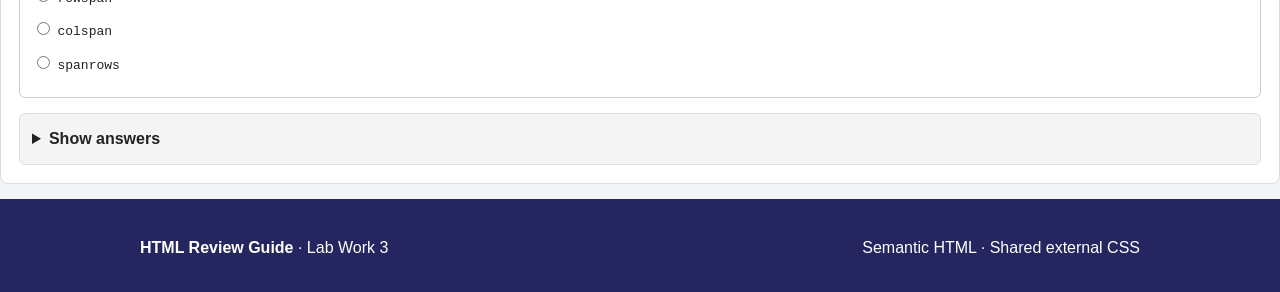
<file: html/tables.html>
<!doctype html>
<html lang="en">
<head>
<meta charset="UTF-8">
<meta name="viewport" content="width=device-width, initial-scale=1.0">
<meta name="description" content="A practical guide to HTML tags, attributes, and examples.">
<title>HTML tables | HTML Review Guide</title>
<link rel="stylesheet" href="css/style.css">
</head>
<body>
<header class="site-header"><div class="header-inner"><a class="brand" href="index.html"><span class="brand-mark">&lt;/&gt;</span><span>HTML Review Guide<small>Student web project</small></span></a></div>
<div class="nav-bar"><nav class="nav-inner" aria-label="Main navigation"><a href="index.html">Home</a>
<a href="text.html">Text</a>
<a href="links.html">Links</a>
<a href="lists.html">Lists</a>
<a href="tables.html" class="active" aria-current="page">Tables</a>
<a href="forms.html">Forms</a>
<a href="media.html">Multimedia</a>
<a href="semantic.html">Semantic</a>
<a href="metadata.html">Metadata</a></nav></div></header>
<main><section class="hero"><span class="eyebrow">PAGE 5 · TABLES</span><h1>HTML tables</h1><p class="lead">Tables present information that is naturally organized into rows and columns</p></section><section class="content-card"><h2><span class="tag-pill">&lt;table, tr, td&gt;</span></h2><h3>Definition</h3><p>A table contains rows (tr) and data cells (td).</p><h3>Attributes</h3><table class="attribute-table"><thead><tr><th>Attribute</th><th>Role</th></tr></thead><tbody><tr><td><code>class</code></td><td>CSS class names.</td></tr><tr><td><code>id</code></td><td>Unique identifier.</td></tr></tbody></table><h3>Example (code)</h3><pre><code>&lt;table&gt;
  &lt;tr&gt;&lt;td&gt;HTML&lt;/td&gt;&lt;td&gt;Structure&lt;/td&gt;&lt;/tr&gt;
  &lt;tr&gt;&lt;td&gt;CSS&lt;/td&gt;&lt;td&gt;Style&lt;/td&gt;&lt;/tr&gt;
&lt;/table&gt;</code></pre><h3>Example (result)</h3><div class="result-box"><div class="result-label">Browser preview</div><table class="attribute-table"><tr><td>HTML</td><td>Structure</td></tr><tr><td>CSS</td><td>Style</td></tr></table></div></section><section class="content-card"><h2><span class="tag-pill">&lt;th, caption&gt;</span></h2><h3>Definition</h3><p>The th tag marks a header cell; caption provides a table title.</p><h3>Attributes</h3><table class="attribute-table"><thead><tr><th>Attribute</th><th>Role</th></tr></thead><tbody><tr><td><code>scope</code></td><td>Identifies row or column header scope.</td></tr><tr><td><code>colspan</code></td><td>Spans multiple columns.</td></tr><tr><td><code>rowspan</code></td><td>Spans multiple rows.</td></tr></tbody></table><h3>Example (code)</h3><pre><code>&lt;table&gt;
  &lt;caption&gt;Study topics&lt;/caption&gt;
  &lt;tr&gt;&lt;th scope=&quot;col&quot;&gt;Topic&lt;/th&gt;&lt;th scope=&quot;col&quot;&gt;Goal&lt;/th&gt;&lt;/tr&gt;
  &lt;tr&gt;&lt;td&gt;HTML&lt;/td&gt;&lt;td&gt;Structure&lt;/td&gt;&lt;/tr&gt;
&lt;/table&gt;</code></pre><h3>Example (result)</h3><div class="result-box"><div class="result-label">Browser preview</div><table class="attribute-table"><caption>Study topics</caption><tr><th>Topic</th><th>Goal</th></tr><tr><td>HTML</td><td>Structure</td></tr></table></div></section><a class="button" href="index.html">← Back to home</a></main>
<section class="content-card quiz-section" id="quick-quiz">
  <span class="eyebrow">TEST YOUR KNOWLEDGE</span>
  <h2>HTML Tables Quiz</h2>
  <p class="muted">Choose one answer for each question. When you finish, open the answer key below.</p>
  <form class="quiz-form">
    <fieldset class="quiz-question"><legend><strong>1. Which tag defines a table row?</strong></legend>
      <label><input type="radio" name="q1" value="a"> <code>&lt;td&gt;</code></label>
      <label><input type="radio" name="q1" value="b"> <code>&lt;tr&gt;</code></label>
      <label><input type="radio" name="q1" value="c"> <code>&lt;th&gt;</code></label>
    </fieldset>
    <fieldset class="quiz-question"><legend><strong>2. Which tag defines a regular data cell?</strong></legend>
      <label><input type="radio" name="q2" value="a"> <code>&lt;td&gt;</code></label>
      <label><input type="radio" name="q2" value="b"> <code>&lt;tc&gt;</code></label>
      <label><input type="radio" name="q2" value="c"> <code>&lt;row&gt;</code></label>
    </fieldset>
    <fieldset class="quiz-question"><legend><strong>3. Which tag marks a header cell?</strong></legend>
      <label><input type="radio" name="q3" value="a"> <code>&lt;theadcell&gt;</code></label>
      <label><input type="radio" name="q3" value="b"> <code>&lt;th&gt;</code></label>
      <label><input type="radio" name="q3" value="c"> <code>&lt;header&gt;</code></label>
    </fieldset>
    <fieldset class="quiz-question"><legend><strong>4. Which element groups a table body?</strong></legend>
      <label><input type="radio" name="q4" value="a"> <code>&lt;tbody&gt;</code></label>
      <label><input type="radio" name="q4" value="b"> <code>&lt;body&gt;</code></label>
      <label><input type="radio" name="q4" value="c"> <code>&lt;tablebody&gt;</code></label>
    </fieldset>
    <fieldset class="quiz-question"><legend><strong>5. Which attribute lets a cell span multiple columns?</strong></legend>
      <label><input type="radio" name="q5" value="a"> <code>rowspan</code></label>
      <label><input type="radio" name="q5" value="b"> <code>colspan</code></label>
      <label><input type="radio" name="q5" value="c"> <code>spanrows</code></label>
    </fieldset>
  </form>
  <details class="answer-key">
    <summary>Show answers</summary>
    <ol>
      <li>Question 1: <strong>B</strong></li>
      <li>Question 2: <strong>A</strong></li>
      <li>Question 3: <strong>B</strong></li>
      <li>Question 4: <strong>A</strong></li>
      <li>Question 5: <strong>B</strong></li>
    </ol>
  </details>
</section>
<footer class="site-footer"><div class="footer-inner"><p><strong>HTML Review Guide</strong> · Lab Work 3</p><p>Semantic HTML · Shared external CSS</p></div></footer>
</body></html>
</file>
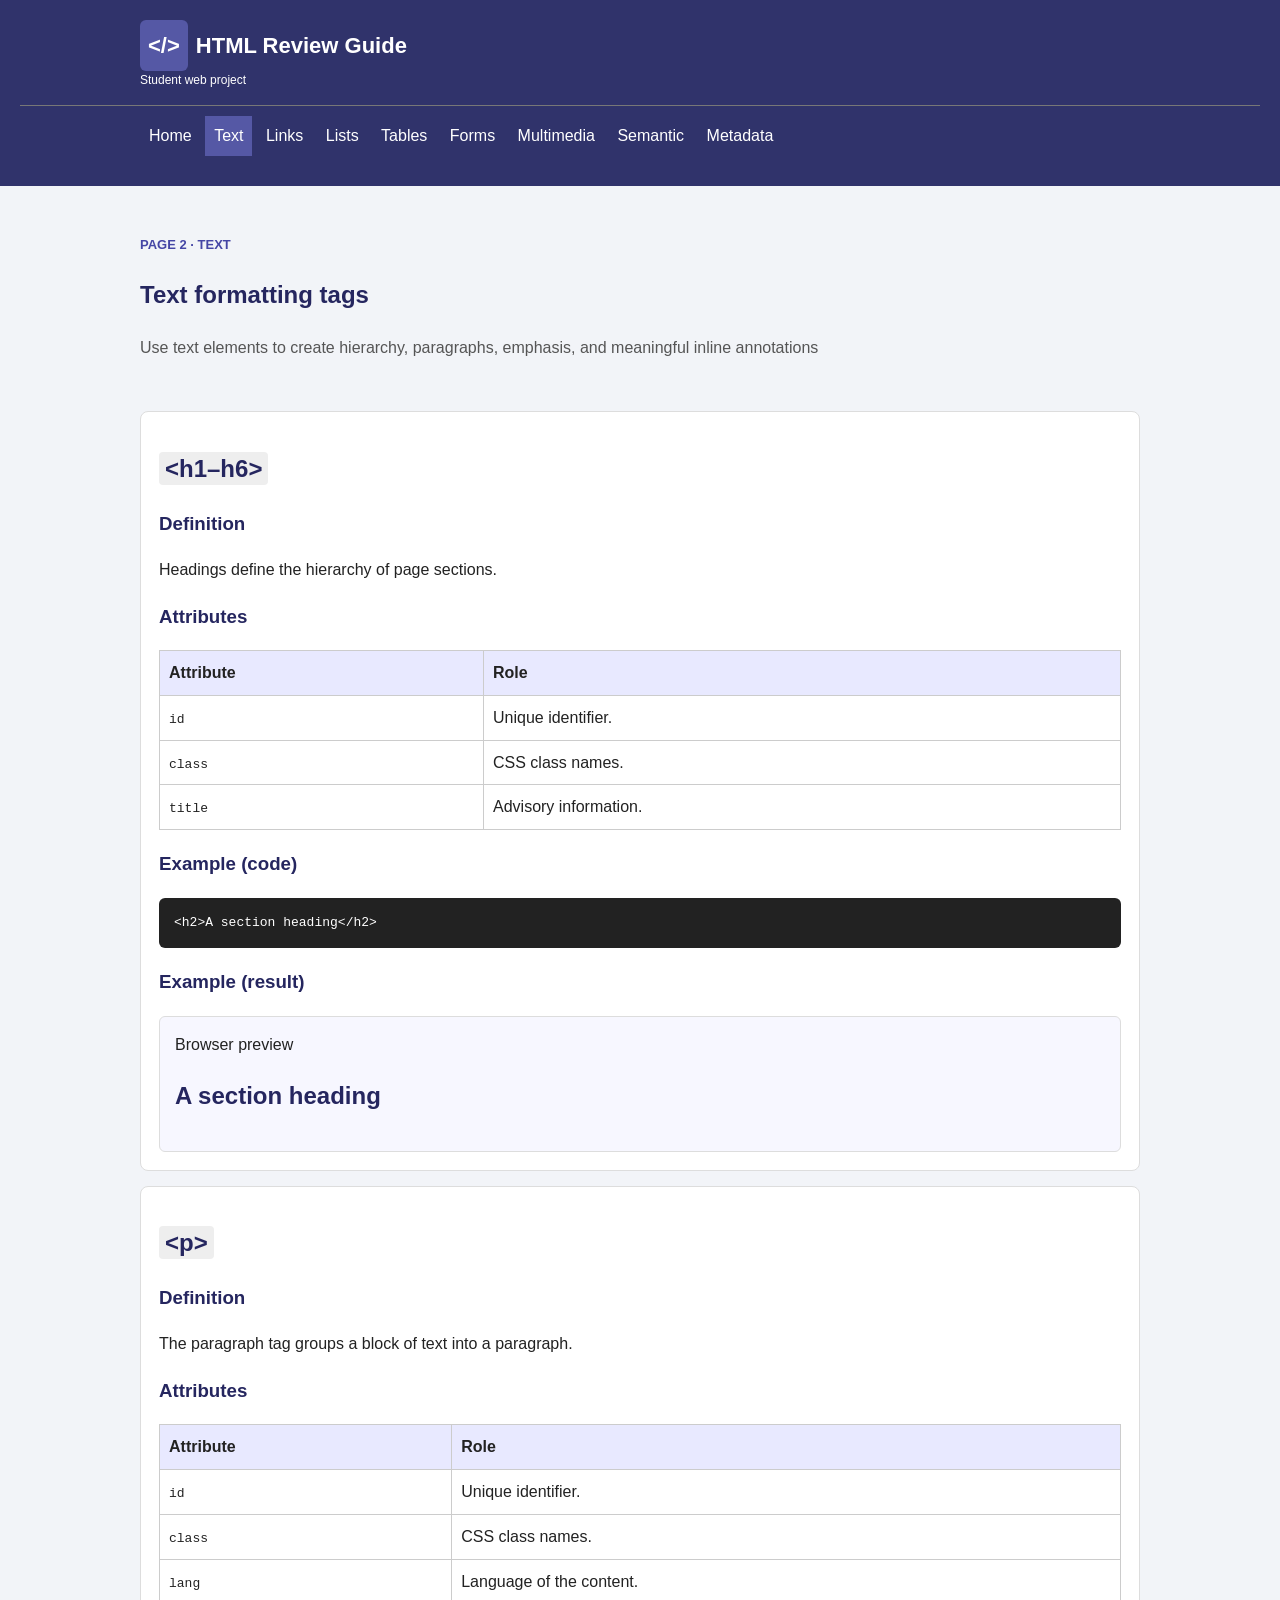
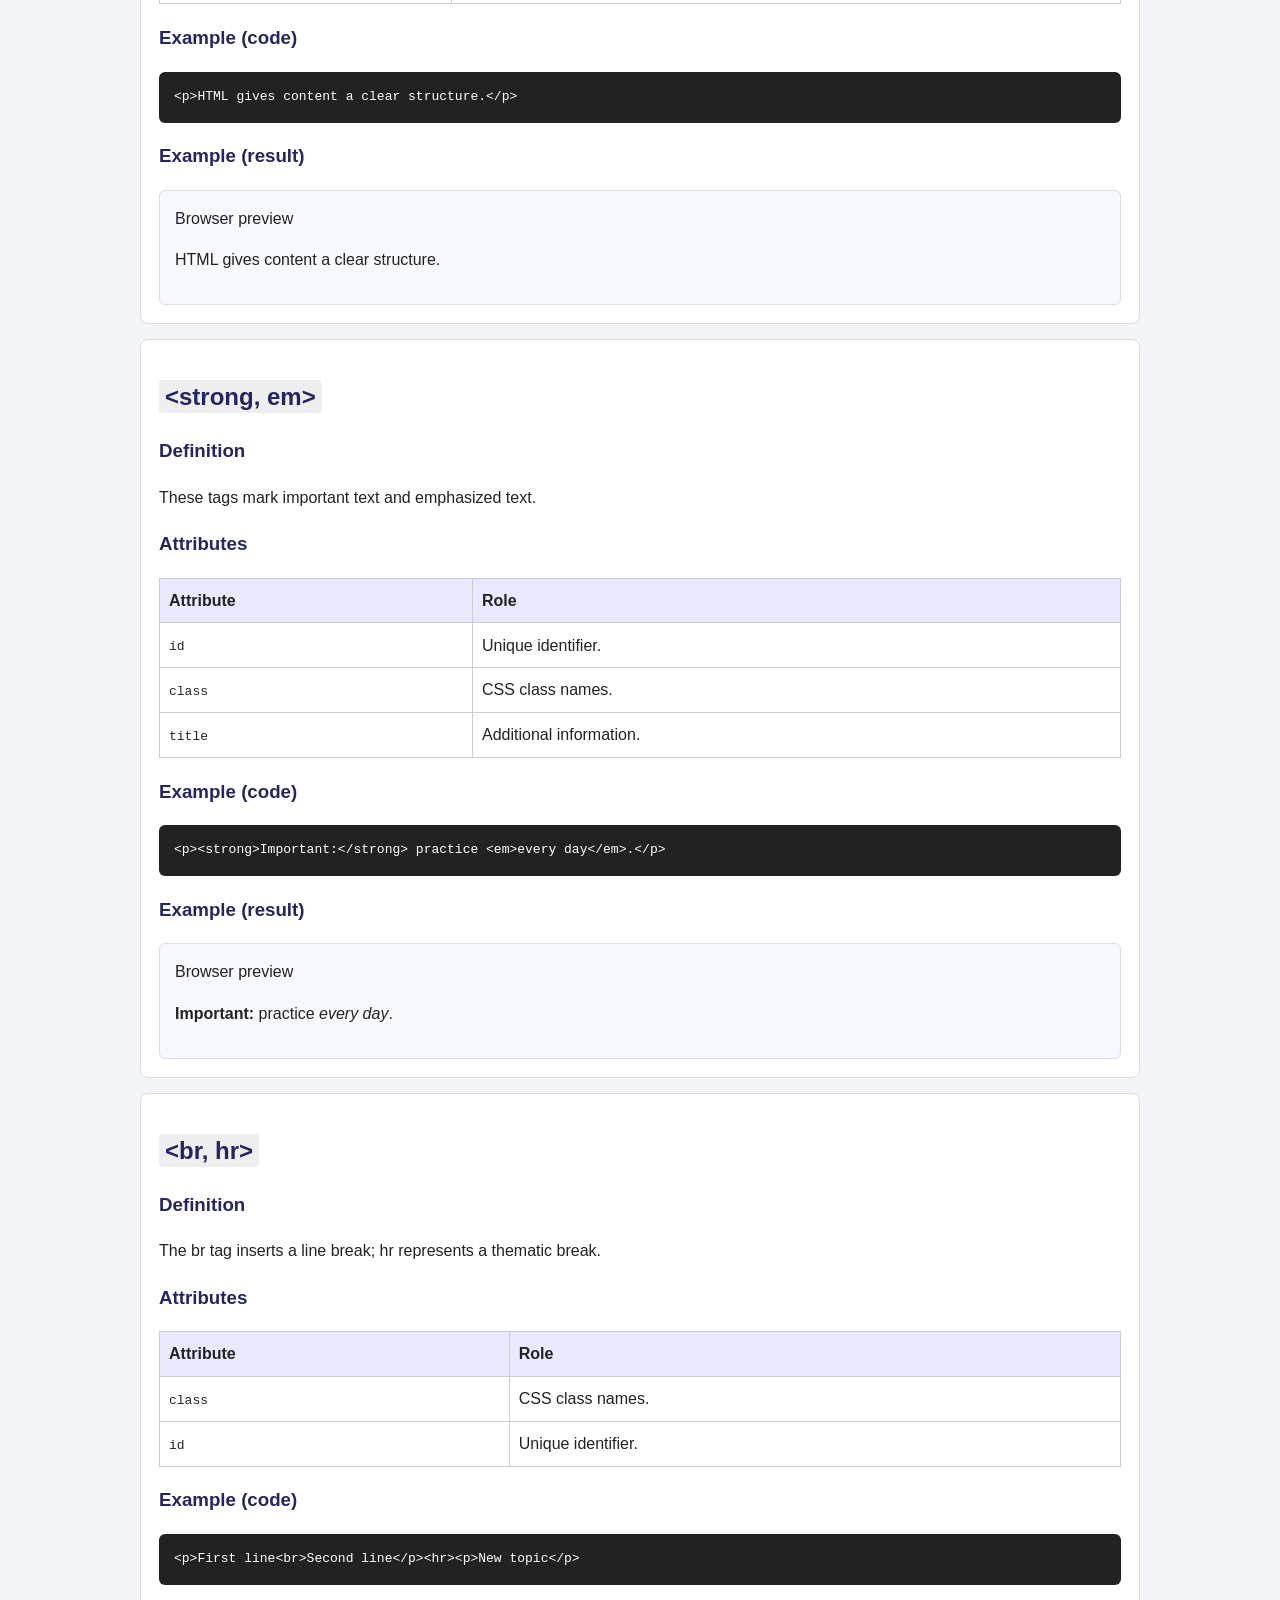
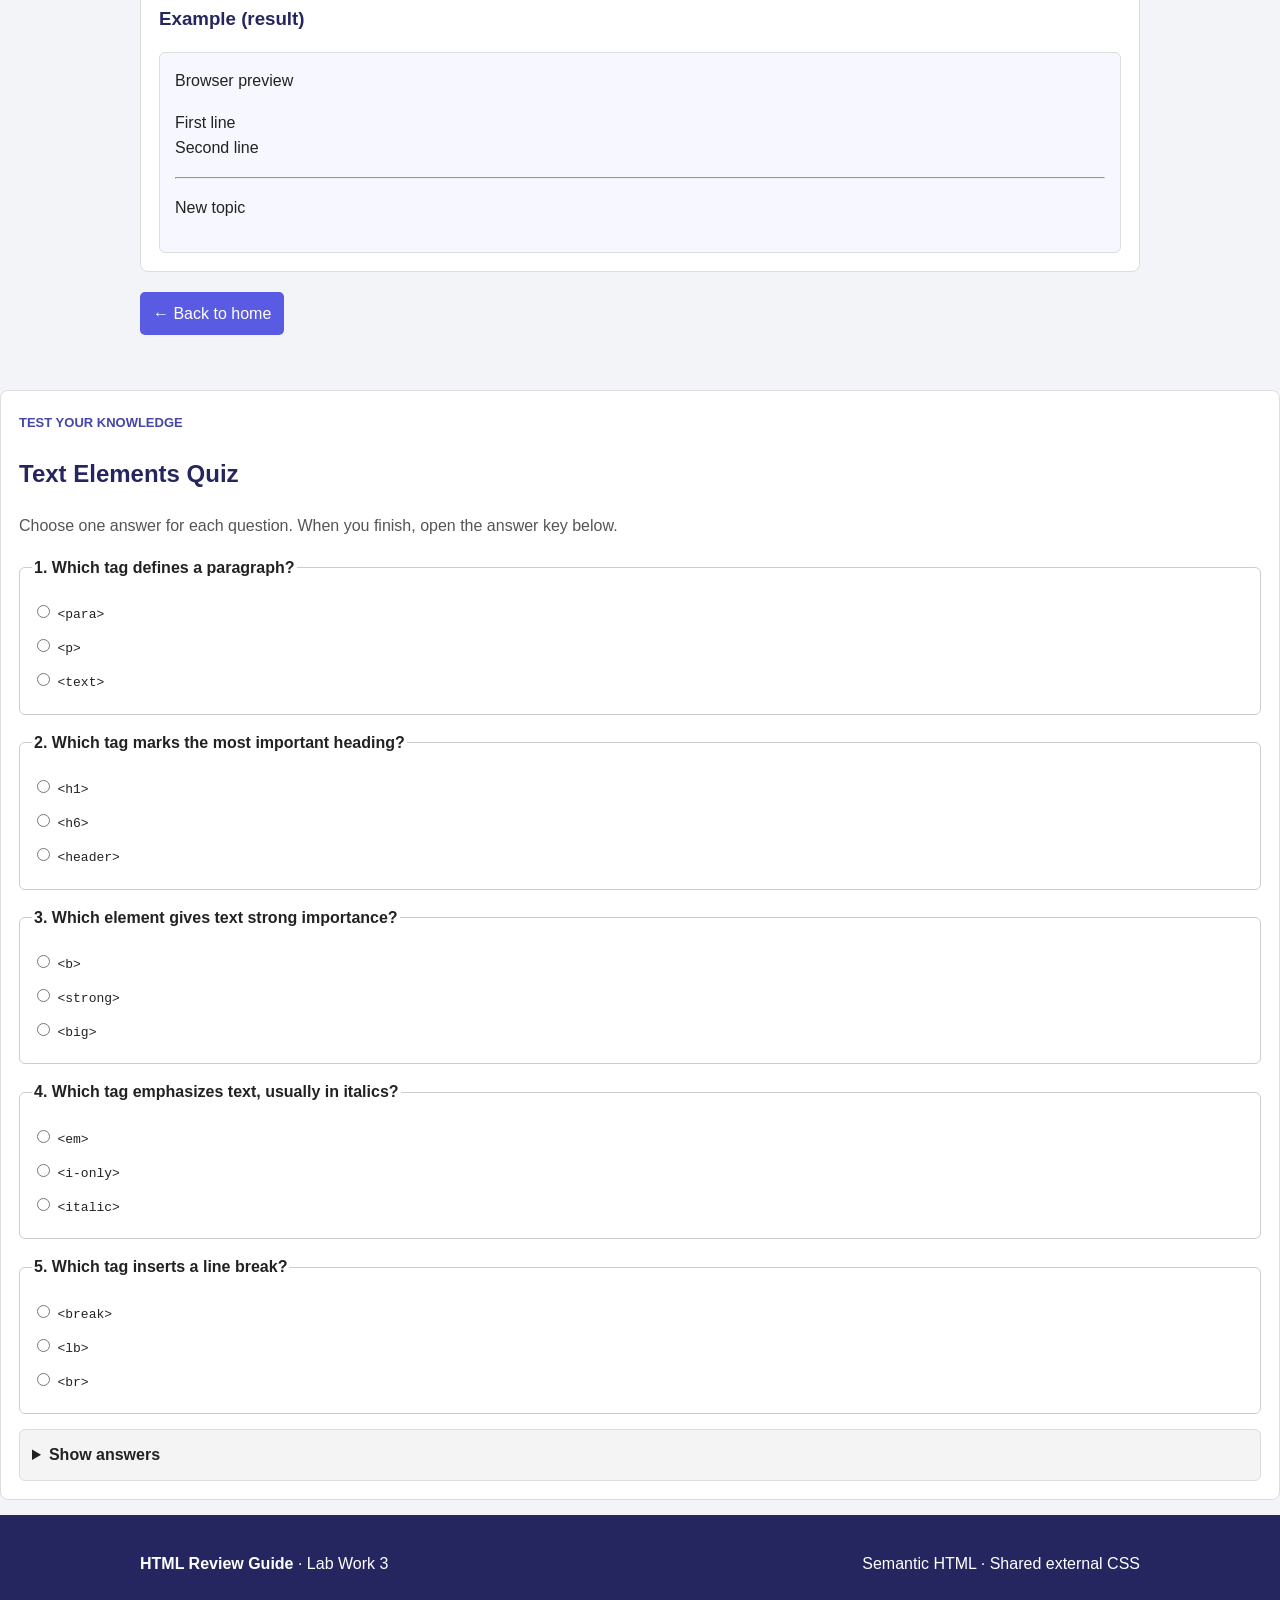
<file: html/text.html>
<!doctype html>
<html lang="en">
<head>
<meta charset="UTF-8">
<meta name="viewport" content="width=device-width, initial-scale=1.0">
<meta name="description" content="A practical guide to HTML tags, attributes, and examples.">
<title>Text formatting tags | HTML Review Guide</title>
<link rel="stylesheet" href="css/style.css">
</head>
<body>
<header class="site-header"><div class="header-inner"><a class="brand" href="index.html"><span class="brand-mark">&lt;/&gt;</span><span>HTML Review Guide<small>Student web project</small></span></a></div>
<div class="nav-bar"><nav class="nav-inner" aria-label="Main navigation"><a href="index.html">Home</a>
<a href="text.html" class="active" aria-current="page">Text</a>
<a href="links.html">Links</a>
<a href="lists.html">Lists</a>
<a href="tables.html">Tables</a>
<a href="forms.html">Forms</a>
<a href="media.html">Multimedia</a>
<a href="semantic.html">Semantic</a>
<a href="metadata.html">Metadata</a></nav></div></header>
<main><section class="hero"><span class="eyebrow">PAGE 2 · TEXT</span><h1>Text formatting tags</h1><p class="lead">Use text elements to create hierarchy, paragraphs, emphasis, and meaningful inline annotations</p></section><section class="content-card"><h2><span class="tag-pill">&lt;h1–h6&gt;</span></h2><h3>Definition</h3><p>Headings define the hierarchy of page sections.</p><h3>Attributes</h3><table class="attribute-table"><thead><tr><th>Attribute</th><th>Role</th></tr></thead><tbody><tr><td><code>id</code></td><td>Unique identifier.</td></tr><tr><td><code>class</code></td><td>CSS class names.</td></tr><tr><td><code>title</code></td><td>Advisory information.</td></tr></tbody></table><h3>Example (code)</h3><pre><code>&lt;h2&gt;A section heading&lt;/h2&gt;</code></pre><h3>Example (result)</h3><div class="result-box"><div class="result-label">Browser preview</div><h2>A section heading</h2></div></section><section class="content-card"><h2><span class="tag-pill">&lt;p&gt;</span></h2><h3>Definition</h3><p>The paragraph tag groups a block of text into a paragraph.</p><h3>Attributes</h3><table class="attribute-table"><thead><tr><th>Attribute</th><th>Role</th></tr></thead><tbody><tr><td><code>id</code></td><td>Unique identifier.</td></tr><tr><td><code>class</code></td><td>CSS class names.</td></tr><tr><td><code>lang</code></td><td>Language of the content.</td></tr></tbody></table><h3>Example (code)</h3><pre><code>&lt;p&gt;HTML gives content a clear structure.&lt;/p&gt;</code></pre><h3>Example (result)</h3><div class="result-box"><div class="result-label">Browser preview</div><p>HTML gives content a clear structure.</p></div></section><section class="content-card"><h2><span class="tag-pill">&lt;strong, em&gt;</span></h2><h3>Definition</h3><p>These tags mark important text and emphasized text.</p><h3>Attributes</h3><table class="attribute-table"><thead><tr><th>Attribute</th><th>Role</th></tr></thead><tbody><tr><td><code>id</code></td><td>Unique identifier.</td></tr><tr><td><code>class</code></td><td>CSS class names.</td></tr><tr><td><code>title</code></td><td>Additional information.</td></tr></tbody></table><h3>Example (code)</h3><pre><code>&lt;p&gt;&lt;strong&gt;Important:&lt;/strong&gt; practice &lt;em&gt;every day&lt;/em&gt;.&lt;/p&gt;</code></pre><h3>Example (result)</h3><div class="result-box"><div class="result-label">Browser preview</div><p><strong>Important:</strong> practice <em>every day</em>.</p></div></section><section class="content-card"><h2><span class="tag-pill">&lt;br, hr&gt;</span></h2><h3>Definition</h3><p>The br tag inserts a line break; hr represents a thematic break.</p><h3>Attributes</h3><table class="attribute-table"><thead><tr><th>Attribute</th><th>Role</th></tr></thead><tbody><tr><td><code>class</code></td><td>CSS class names.</td></tr><tr><td><code>id</code></td><td>Unique identifier.</td></tr></tbody></table><h3>Example (code)</h3><pre><code>&lt;p&gt;First line&lt;br&gt;Second line&lt;/p&gt;&lt;hr&gt;&lt;p&gt;New topic&lt;/p&gt;</code></pre><h3>Example (result)</h3><div class="result-box"><div class="result-label">Browser preview</div><p>First line<br>Second line</p><hr><p>New topic</p></div></section><a class="button" href="index.html">← Back to home</a></main>
<section class="content-card quiz-section" id="quick-quiz">
  <span class="eyebrow">TEST YOUR KNOWLEDGE</span>
  <h2>Text Elements Quiz</h2>
  <p class="muted">Choose one answer for each question. When you finish, open the answer key below.</p>
  <form class="quiz-form">
    <fieldset class="quiz-question"><legend><strong>1. Which tag defines a paragraph?</strong></legend>
      <label><input type="radio" name="q1" value="a"> <code>&lt;para&gt;</code></label>
      <label><input type="radio" name="q1" value="b"> <code>&lt;p&gt;</code></label>
      <label><input type="radio" name="q1" value="c"> <code>&lt;text&gt;</code></label>
    </fieldset>
    <fieldset class="quiz-question"><legend><strong>2. Which tag marks the most important heading?</strong></legend>
      <label><input type="radio" name="q2" value="a"> <code>&lt;h1&gt;</code></label>
      <label><input type="radio" name="q2" value="b"> <code>&lt;h6&gt;</code></label>
      <label><input type="radio" name="q2" value="c"> <code>&lt;header&gt;</code></label>
    </fieldset>
    <fieldset class="quiz-question"><legend><strong>3. Which element gives text strong importance?</strong></legend>
      <label><input type="radio" name="q3" value="a"> <code>&lt;b&gt;</code></label>
      <label><input type="radio" name="q3" value="b"> <code>&lt;strong&gt;</code></label>
      <label><input type="radio" name="q3" value="c"> <code>&lt;big&gt;</code></label>
    </fieldset>
    <fieldset class="quiz-question"><legend><strong>4. Which tag emphasizes text, usually in italics?</strong></legend>
      <label><input type="radio" name="q4" value="a"> <code>&lt;em&gt;</code></label>
      <label><input type="radio" name="q4" value="b"> <code>&lt;i-only&gt;</code></label>
      <label><input type="radio" name="q4" value="c"> <code>&lt;italic&gt;</code></label>
    </fieldset>
    <fieldset class="quiz-question"><legend><strong>5. Which tag inserts a line break?</strong></legend>
      <label><input type="radio" name="q5" value="a"> <code>&lt;break&gt;</code></label>
      <label><input type="radio" name="q5" value="b"> <code>&lt;lb&gt;</code></label>
      <label><input type="radio" name="q5" value="c"> <code>&lt;br&gt;</code></label>
    </fieldset>
  </form>
  <details class="answer-key">
    <summary>Show answers</summary>
    <ol>
      <li>Question 1: <strong>B</strong></li>
      <li>Question 2: <strong>A</strong></li>
      <li>Question 3: <strong>B</strong></li>
      <li>Question 4: <strong>A</strong></li>
      <li>Question 5: <strong>C</strong></li>
    </ol>
  </details>
</section>
<footer class="site-footer"><div class="footer-inner"><p><strong>HTML Review Guide</strong> · Lab Work 3</p><p>Semantic HTML · Shared external CSS</p></div></footer>
</body></html>
</file>
<file: html/css/style.css>
/* Simple CSS for my HTML review website */
body {
    font-family: Arial, sans-serif;
    background-color: #f2f4f8;
    color: #222;
    margin: 0;
    line-height: 1.6;
}

.site-header {
    background-color: #30336b;
    color: white;
    padding: 20px;
}

.header-inner, main, .footer-inner {
    max-width: 1000px;
    margin: 0 auto;
}

.brand {
    color: white;
    text-decoration: none;
    font-size: 22px;
    font-weight: bold;
}

.brand-mark {
    display: inline-block;
    padding: 8px;
    margin-right: 8px;
    background-color: #5558a5;
    border-radius: 6px;
}

.brand small {
    display: block;
    font-size: 12px;
    font-weight: normal;
}

.nav-bar {
    margin-top: 15px;
    border-top: 1px solid #777;
}

.nav-inner {
    max-width: 1000px;
    margin: 0 auto;
    padding: 10px 0;
}

.nav-inner a {
    display: inline-block;
    color: white;
    text-decoration: none;
    padding: 7px 9px;
}

.nav-inner a:hover, .nav-inner a.active {
    background-color: #5558a5;
}

main {
    padding: 25px 20px;
    min-height: 65vh;
}

h1, h2, h3 {
    color: #25265f;
}

.hero {
    padding: 20px 0;
}

.eyebrow {
    color: #4546a5;
    font-size: 13px;
    font-weight: bold;
}

.lead, .muted {
    color: #555;
}

.button, .demo-button {
    display: inline-block;
    background-color: #595be2;
    color: white;
    padding: 9px 13px;
    border: none;
    border-radius: 5px;
    text-decoration: none;
    margin: 5px 5px 5px 0;
    cursor: pointer;
}

.grid {
    display: flex;
    flex-wrap: wrap;
    gap: 15px;
}

.card, .content-card {
    display: block;
    background-color: white;
    border: 1px solid #ddd;
    border-radius: 8px;
    padding: 18px;
    margin: 15px 0;
}

.card {
    flex: 1 1 240px;
    color: #222;
    text-decoration: none;
}

.card-icon {
    font-size: 24px;
}

.card-link {
    color: #4546a5;
    font-weight: bold;
}

.tag-pill {
    background-color: #eee;
    padding: 3px 6px;
    border-radius: 4px;
}

.attribute-table {
    width: 100%;
    border-collapse: collapse;
    background-color: white;
    margin: 15px 0;
}

.attribute-table th, .attribute-table td {
    border: 1px solid #ccc;
    padding: 9px;
    text-align: left;
}

.attribute-table th {
    background-color: #e8e9ff;
}

pre {
    background-color: #222;
    color: white;
    padding: 15px;
    border-radius: 6px;
    overflow-x: auto;
}

.result-box, .media-demo {
    background-color: #f7f7ff;
    border: 1px solid #ddd;
    padding: 15px;
    border-radius: 6px;
}

.callout {
    background-color: #eafaf7;
    padding: 12px;
    border-left: 4px solid #19a994;
}

.form-demo {
    max-width: 450px;
}

.form-demo label {
    display: block;
    margin: 10px 0;
}

.form-demo input, .form-demo select, .form-demo textarea {
    padding: 8px;
    border: 1px solid #aaa;
    border-radius: 4px;
}

.quiz-section {
    margin-top: 25px;
}

.quiz-question {
    border: 1px solid #ccc;
    border-radius: 6px;
    padding: 12px;
    margin: 15px 0;
}

.quiz-question legend {
    font-weight: bold;
}

.quiz-question label {
    display: block;
    margin: 8px 0;
    cursor: pointer;
}

.answer-key {
    margin-top: 15px;
    padding: 12px;
    background-color: #f4f4f4;
    border: 1px solid #ddd;
    border-radius: 6px;
}

.answer-key summary {
    cursor: pointer;
    font-weight: bold;
}

.site-footer {
    background-color: #25265f;
    color: white;
    padding: 20px;
}

.footer-inner {
    display: flex;
    flex-wrap: wrap;
    justify-content: space-between;
    gap: 10px;
}

@media (max-width: 600px) {
    .nav-inner a {
        padding: 6px;
    }
    main {
        padding: 15px;
    }
    .attribute-table {
        font-size: 14px;
    }
}
</file>
